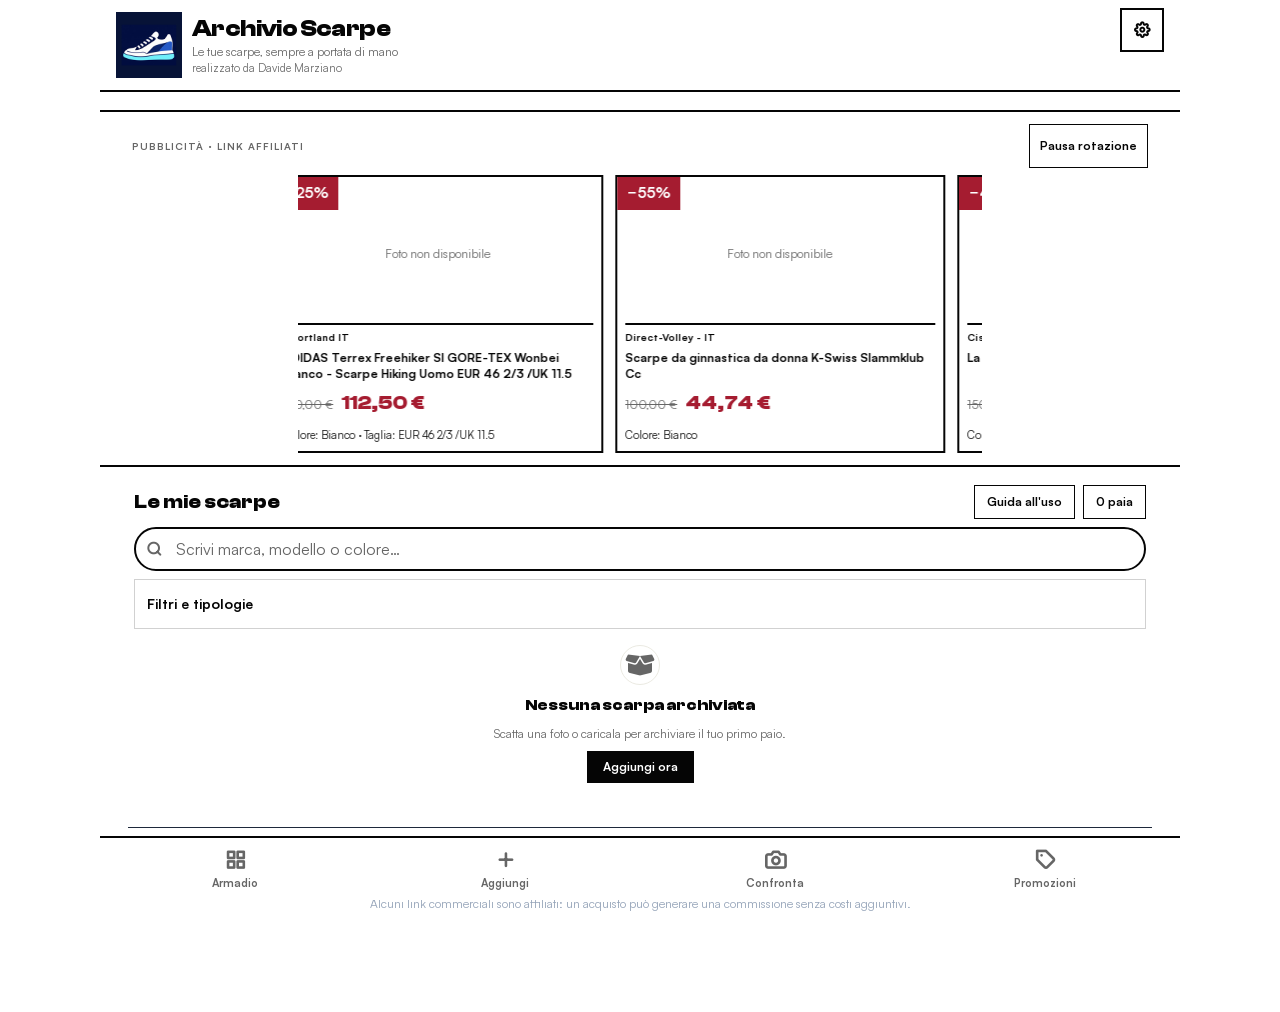
<file: index.html>
<!DOCTYPE html>
<html lang="it">
<head>
  <meta charset="UTF-8">
  <meta name="viewport" content="width=device-width, initial-scale=1.0">
  <title>Archivio Scarpe · Il tuo armadio e le offerte di calzature</title>
  <meta property="og:type" content="website">
  <meta property="og:title" content="Archivio Scarpe">
  <meta property="og:description" content="Organizza le tue scarpe, confronta i modelli e scopri le offerte dei negozi partner.">
  <meta property="og:url" content="https://davimarz.github.io/archivioscarpe/">
  <meta property="og:image" content="https://davimarz.github.io/archivioscarpe/assets/archivio-scarpe-blu-512.png">
  <meta property="og:image:width" content="512">
  <meta property="og:image:height" content="512">
  <meta property="og:image:alt" content="Archivio Scarpe, il tuo armadio e le offerte di calzature">
  <meta name="twitter:card" content="summary_large_image">
  <meta name="theme-color" content="#ffffff">
  <meta name="application-name" content="Archivio Scarpe">
  <link rel="manifest" href="./manifest.webmanifest?v=5">
  <link rel="icon" type="image/png" href="./assets/archivio-scarpe-blu-192.png">
  <link rel="apple-touch-icon" href="./assets/archivio-scarpe-blu-180.png">
  <meta name="description" content="Organizza la tua collezione di scarpe e verifica i nuovi acquisti con il riconoscimento AI.">
  <script>try { localStorage.removeItem('gemini_api_key'); localStorage.removeItem('kicks_gemini_models_v9'); } catch (_) {} </script>
  <link rel="stylesheet" href="./assets/app.css">
  <link rel="stylesheet" href="./assets/icons.css">
  <style>
    .promotion-filters{display:grid;grid-template-columns:repeat(5,minmax(0,1fr));gap:6px}
    @media(max-width:479px){.promotion-filters{grid-template-columns:repeat(3,minmax(0,1fr))}}
    .promotion-filters button{min-height:44px;padding:4px;border:1px solid #506059;border-radius:12px;background:#25342e;color:#edece5;font-size:.75rem;font-weight:700}
    .promotion-filters button[aria-pressed="true"]{background:#2b7958;border-color:#d4c15c;color:#fff}
    .promotion-sort-box{border:1px solid #d9e3ee;background:#fff;padding:12px;display:grid;gap:10px}
    .promotion-sort-box summary{cursor:pointer;font-weight:800;color:#284b3c}
    .promotion-sort-controls{display:grid;grid-template-columns:repeat(2,minmax(0,1fr));gap:10px}
    .promotion-sort-controls label{display:grid;gap:5px;color:#284b3c;font-size:.75rem;font-weight:700}
    .promotion-sort-controls select{width:100%;background:#fff;color:#050505;border:1px solid #304c40;padding:8px}
    @media(max-width:479px){.promotion-sort-controls{grid-template-columns:1fr}}
    #promotionsMore{min-height:44px}
    .promotion-pages{display:flex;align-items:center;justify-content:center;gap:6px;flex-wrap:wrap;padding:8px 0}
    .promotion-pages button{min-width:44px;min-height:44px;padding:6px;border:1px solid #68766e;border-radius:8px;font-weight:700}
    .promotion-pages button[aria-current="page"]{background:#284b3c!important;color:#fff!important;border-color:#284b3c}
    .promotion-pages .page-summary{width:100%;text-align:center;font-size:12px;color:#425449}
    #promotionsGrid .cisalfa-product-card[data-page-start]{scroll-margin-top:20px}\n    #view-promotions [hidden]{display:none!important}
    .promotion-sort-controls .promotion-search-label{grid-column:1/-1}
    #promotionsSearch{width:100%;min-height:48px;padding:10px 12px;border:2px solid #304c40;border-radius:10px;background:#fff;color:#111}
    .promotion-result-bar{display:flex;align-items:center;justify-content:space-between;gap:12px;flex-wrap:wrap}
    #promotionsReset{min-height:44px;padding:7px 12px;border:1px solid #304c40;border-radius:9px;font-weight:700}
    #view-promotions{padding-bottom:92px}
    #promotionsGrid .cisalfa-product-card{position:relative;gap:3px;padding:8px}
    #promotionsGrid .product-photo-frame{aspect-ratio:6/5}
    #promotionsGrid .cisalfa-product-name{min-height:2.6em;-webkit-line-clamp:2}
    #promotionsGrid .cisalfa-product-price{font-size:18px}
    #promotionsGrid .offer-cta{display:block;margin-top:auto;padding:8px 10px;border-radius:8px;background:#284b3c;color:white;text-align:center;font-size:12px;font-weight:700}
    #promotionsGrid .cisalfa-product-card:focus-visible{outline:3px solid #d15c12;outline-offset:2px}
    @media(max-width:390px){#promotionsGrid{grid-template-columns:1fr}}

    :root { --surface:#182620; --line:rgba(148,163,184,.16); --gold:#fbbf24; }
    html { scroll-behavior:smooth; -webkit-text-size-adjust:100%; }
    body { background:radial-gradient(ellipse 90% 28% at 50% -4%,rgba(79,70,229,.16),transparent 70%),#0d1713; letter-spacing:.005em; }
    body::before { content:"";position:fixed;inset:0;pointer-events:none;z-index:-1;background:radial-gradient(circle at 95% 65%,rgba(245,158,11,.035),transparent 38%); }
    header { background:rgba(15,23,42,.94)!important;backdrop-filter:blur(18px);box-shadow:0 8px 30px rgba(0,0,0,.16); }
    main { padding-top:22px!important; }
    main > section > div.bg-slate-900, main > section > div[class*="bg-slate-900"] { box-shadow:0 16px 50px rgba(0,0,0,.17); }
    #view-add > div:first-child,#view-check > div:first-child { background:linear-gradient(155deg,#1e3129 0%,#17211d 65%,#16201c 100%);border-color:rgba(148,163,184,.19);border-radius:24px; }
    #view-add h2,#view-check h2 { font-size:1.2rem;line-height:1.35;letter-spacing:-.025em; }
    #addDropZone,#checkDropZone { background:linear-gradient(145deg,#111c17,#101a16);border-color:rgba(148,163,184,.3);border-radius:20px; }
    #shoesGrid > div { border-color:var(--line);background:linear-gradient(160deg,#1f2e28,#18241f);box-shadow:0 8px 26px rgba(0,0,0,.2);transition:transform .18s ease,border-color .18s ease,box-shadow .18s ease; }
    #shoesGrid > div:hover { transform:translateY(-2px);border-color:rgba(251,191,36,.42);box-shadow:0 16px 30px rgba(0,0,0,.28); }
    #shoesGrid img { transition:transform .25s ease; }
    #shoesGrid > div:hover img { transform:scale(1.025); }
    input:not([type=file]),select,textarea { min-height:44px; }
    button { -webkit-tap-highlight-color:transparent;touch-action:manipulation; }
    button:focus-visible,input:focus-visible,select:focus-visible,a:focus-visible { outline:2px solid #fbbf24!important;outline-offset:3px; }
    #view-add button,#view-check button,.cat-pill { min-height:44px; }
    #shoesGrid button { min-width:40px;min-height:40px; }
    .cat-pill { padding-left:16px;padding-right:16px; }
    nav { padding-bottom:max(10px,env(safe-area-inset-bottom))!important;box-shadow:0 -10px 35px rgba(0,0,0,.22); }
    nav button { min-width:72px;min-height:48px; }
    #apiKeyModal > div { box-shadow:0 25px 80px rgba(0,0,0,.65); }
    #aiTestResult { overflow-wrap:anywhere;line-height:1.65; }
    @media(min-width:768px) { main,header,nav { max-width:1080px!important; } #shoesGrid { grid-template-columns:repeat(auto-fit,minmax(205px,1fr)); } #shoesGrid:has(> :only-child) { grid-template-columns:minmax(220px,420px); } }
    @media(min-width:640px) and (max-width:767px) { main,header,nav { max-width:640px!important; } #shoesGrid { grid-template-columns:repeat(3,minmax(0,1fr)); } }
    main { padding-bottom:calc(125px + env(safe-area-inset-bottom))!important; }
    .cat-pill[aria-pressed="true"] { box-shadow:0 0 0 2px rgba(251,191,36,.4); }
    .help-text { font-size:12px!important;color:#dddbcf!important;line-height:1.5; }
    .mode-panel[hidden] { display:none!important; }
    @media(max-width:639px) { #emptyArchiveMsg:not(.hidden) { padding-bottom:105px; } #emptyArchiveMsg:not(.hidden) #emptyArchiveAction { position:fixed;bottom:calc(91px + env(safe-area-inset-bottom));left:50%;transform:translateX(-50%);z-index:35;min-height:48px;white-space:nowrap;box-shadow:0 12px 35px rgba(0,0,0,.6); } }
    @media(max-width:639px) { .category-pills { display:flex;flex-wrap:wrap;overflow:visible; } .category-pills .cat-pill { flex:1 1 auto; } }
    @media(max-width:359px) { #view-add .grid-cols-2,#view-check .grid-cols-2 { gap:7px; } #view-add button,#view-check button { font-size:11px; } }
    @media(prefers-reduced-motion:reduce) { *,*::before,*::after { animation-duration:.01ms!important;transition-duration:.01ms!important;scroll-behavior:auto!important; } }
    .no-scrollbar::-webkit-scrollbar { display: none; }
    .no-scrollbar { -ms-overflow-style: none; scrollbar-width: none; }
    .scanner-line { animation: scan 1.6s linear infinite alternate; }
    @keyframes scan { 0% { top: 5%; } 100% { top: 95%; } }
    .spin-slow { animation: spin 3s linear infinite; }
    @keyframes spin { from { transform: rotate(0deg); } to { transform: rotate(360deg); } }

    /* Tema chiaro Archivio Scarpe */
    :root{color-scheme:light;--surface:#fff;--line:#ebeae2;--gold:#37946d}
    html,body,body.bg-slate-950{background:#ffffff!important;color:#050505!important}
    body::before{display:none}
    header{background:#fff!important;border-color:#eeece5!important;box-shadow:0 2px 14px #233f330a!important}
    header h1{color:#1f2d27!important}header p{color:#666666!important}
    header .bg-gradient-to-tr{background:linear-gradient(135deg,#369e72,#3d8b6a)!important}
    #headerSettingsButton{background:#f8f7f2!important;color:#2b4238!important;border-color:#ebeae3!important}
    main{padding-top:16px!important}main section{color:#2d3f37}
    main section h2,main section h3{color:#050505!important}
    main .text-white,main .text-slate-100,main .text-slate-200,main .text-slate-300{color:#050505!important}
    main .text-slate-400,main .text-slate-500{color:#666666!important}
    main .text-amber-400,main .text-indigo-300{color:#2c7f5c!important}
    main .bg-slate-950,main .bg-slate-900,main .bg-slate-800{background:#fff!important}
    main .border-slate-800,main .border-slate-700,main .border-slate-600{border-color:#ebeae2!important}
    main .bg-amber-500,main .bg-indigo-600{background:#050505!important;color:white!important}
    button:focus-visible,input:focus-visible,select:focus-visible{outline:2px solid #9a3900!important}
    #archiveSearchPanel input{background:#f9f8f4!important;border-radius:999px!important;box-shadow:0 4px 12px #28493b0d}
    #usageGuideButton{background:#005f2d;border:2px solid #39ff14;color:#fff;box-shadow:0 0 8px #39ff1466}
    #usageGuideButton:hover{background:#006b31;color:#fff}
    #shoesCountBadge{background:#f4f4f4!important;color:#2d7657!important;border-color:#edeadb!important}
    #archiveFiltersDetails{background:#fff!important;border:1px solid #ecebe3!important}
    #archiveFiltersDetails summary{color:#050505!important}
    .cat-pill{background:#f7f6f1!important;color:#4c5f57!important;border:1px solid #ebeae3!important}
    .cat-pill[aria-pressed=true]{background:#f5f2e2!important;color:#2d7657!important;border-color:#d8cfa1!important;box-shadow:none}
    #affiliateAdSlot{background:linear-gradient(110deg,#fcfbf4,#f8f5e8)!important;border:1px solid #eeebdb!important;padding:18px!important;border-radius:20px}
    #affiliateAdSlot p{color:#3d5d50!important}
    #shoesGrid{grid-template-columns:1fr!important;gap:12px}
    #shoesGrid>div{background:#fff!important;border:1px solid #ecebe3!important;border-radius:18px!important;box-shadow:0 2px 9px #2746390a!important;display:grid!important;grid-template-columns:128px minmax(0,1fr);min-height:142px;overflow:hidden}
    #shoesGrid>div:hover{transform:none;border-color:#dad2a7!important;box-shadow:0 5px 16px #24423514!important}
    #shoesGrid>div>div:first-child{aspect-ratio:auto!important;height:100%;min-height:142px;background:#f7f6f1!important}
    #shoesGrid>div>div:last-child{padding:13px!important;min-width:0}
    #shoesGrid h3{font-size:15px!important;line-height:1.35;white-space:normal}
    #shoesGrid .bg-slate-800{background:#f7f5eb!important;border-color:#f0eddd!important}
    #shoesGrid .absolute.top-2.left-2{background:#fff!important;color:#3e534a!important;border-color:#e8e7df!important}
    #shoesGrid .absolute.bottom-2.right-2{right:4px;bottom:4px;gap:3px}
    #shoesGrid .absolute.bottom-2.right-2 button{width:31px;height:31px;min-width:31px;min-height:31px}
    #shoesGrid button[data-view-shoe-photos]{background:#fff!important;color:#354e43!important;border-color:#e8e7df!important}
    #view-add>div:first-child,#view-check>div:first-child{background:#fff!important;border-color:#ecebe3!important}
    #addDropZone,#checkDropZone{background:#f4f4f4!important;border-color:#dfdbc4!important}
    .help-text{color:#666666!important}
    nav{background:#fff!important;border-color:#ebeae2!important;box-shadow:0 -4px 20px #20382e0d!important}
    nav button{color:#6b7d75!important}
    nav button.text-amber-400{color:#9a3900!important;background:#f8f7ed!important}
    nav button.text-slate-400{color:#6b7d75!important}
    #quickAddButton{position:fixed;right:max(18px,calc((100vw - 1080px)/2 + 20px));bottom:calc(94px + env(safe-area-inset-bottom));z-index:39;width:60px;height:60px;border-radius:50%;background:#3a9d73;color:#fff;box-shadow:0 8px 24px #2f8a6442;font-size:29px;display:flex;align-items:center;justify-content:center}
    #view-archive #emptyArchiveMsg:not(.hidden) #emptyArchiveAction{position:static;transform:none;box-shadow:none}
    @media(min-width:640px){#shoesGrid{grid-template-columns:repeat(2,minmax(0,1fr))!important}#shoesGrid>div{grid-template-columns:116px minmax(0,1fr)}}
    @media(max-width:359px){#shoesGrid>div{grid-template-columns:108px minmax(0,1fr)}#shoesGrid>div>div:last-child{padding:9px!important}header p{font-size:10px!important}}

    /* Contrasto coerente anche nelle sezioni secondarie */
    #view-settings .bg-slate-900, #view-settings .bg-slate-800, #view-settings .bg-slate-950,
    #view-add .bg-slate-900, #view-add .bg-slate-800, #view-add .bg-slate-950,
    #view-check .bg-slate-900, #view-check .bg-slate-800, #view-check .bg-slate-950,
    #view-settings [class*="bg-slate-900/"], #view-add [class*="bg-slate-950/70"], #view-check [class*="bg-slate-950/70"] {
      background:#fff!important;border-color:#d1d1d1!important;
    }
    #view-settings .text-slate-100,#view-settings .text-slate-200,#view-settings .text-slate-300,
    #view-add .text-slate-100,#view-add .text-slate-200,#view-add .text-slate-300,
    #view-check .text-slate-100,#view-check .text-slate-200,#view-check .text-slate-300,
    #view-settings details,#view-add details,#view-check details {color:#2e4139!important}
    #view-settings .text-slate-400,#view-add .text-slate-400,#view-check .text-slate-400 {color:#60756c!important}
    #view-settings .border-slate-700,#view-add .border-slate-700,#view-check .border-slate-700 {border-color:#d1d1d1!important}
    #view-settings .bg-amber-500,#view-add .bg-amber-500,#view-check .bg-amber-500 {background:#050505!important;color:#fff!important}
    #view-settings button.bg-slate-800,#view-add button.bg-slate-800,#view-check button.bg-slate-800 {background:#f4f4f4!important;color:#050505!important}
    #view-settings .bg-slate-900\/80,#view-add .bg-slate-900\/80 {background:#fff!important}
    #view-settings .help-text,#view-add .help-text,#view-check .help-text {color:#5e726a!important}
    #view-settings summary,#view-add summary,#view-check summary {color:#2e4139!important}
    #view-settings input[type=file],#view-add input[type=file],#view-check input[type=file] {color:#2e4139!important}
    #view-add #addErrorOverlay,#view-check #checkErrorOverlay {background:rgba(19,39,53,.95)!important;color:#fff!important}
    #view-add #addErrorOverlay .text-slate-200,#view-check #checkErrorOverlay .text-slate-200 {color:#fff!important}
    #view-archive #emptyArchiveMsg:not(.hidden) #emptyArchiveAction {position:static!important;left:auto!important;bottom:auto!important;transform:none!important}

    /* Scheda: foto 50% più larga rispetto ai 128px precedenti, comandi a destra. */
    #shoesGrid > .shoe-card {display:grid!important;grid-template-columns:192px minmax(0,1fr)!important;min-height:190px}
    #shoesGrid > .shoe-card > .shoe-card-photo {width:100%!important;height:auto!important;min-height:0!important;max-height:none!important;aspect-ratio:1 / 1!important;align-self:start}
    #shoesGrid > .shoe-card > .shoe-card-photo img {display:block;width:100%!important;height:100%!important;object-fit:cover!important;object-position:center}
    #shoesGrid > .shoe-card > .shoe-card-info {padding:12px!important;min-width:0}
    #shoesGrid .shoe-card-actions button {width:36px!important;height:36px!important;min-width:36px!important;min-height:36px!important;flex-shrink:0}
    #shoesGrid .shoe-card-actions button:first-child {color:#386d57!important;background:#f7f5eb!important}
    #shoesGrid .shoe-card-actions button:nth-child(2) {color:#2e7658!important;background:#f7f5eb!important}
    #shoesGrid .shoe-card-actions button:last-child {color:#c52d42!important;background:#fff0f1!important}
    @media(max-width:410px){#shoesGrid > .shoe-card {grid-template-columns:45% minmax(0,1fr)!important}#shoesGrid .shoe-card-actions{gap:5px!important}#shoesGrid .shoe-card-actions button{width:33px!important;height:33px!important;min-width:33px!important;min-height:33px!important}}
    @media(min-width:640px){#shoesGrid > .shoe-card{grid-template-columns:45% minmax(0,1fr)!important}}

    /* Filtri con la stessa palette chiara dello spazio pubblicitario. */
    #archiveFiltersDetails{background:linear-gradient(110deg,#fcfbf4,#f8f5e8)!important;border:1px solid #eeebdb!important;border-radius:20px!important;color:#3d5d50!important}
    #archiveFiltersDetails summary,#archiveFiltersDetails label,#archiveFiltersDetails #archiveResultCount{color:#3d5d50!important}
    #archiveFiltersDetails > div{background:transparent!important;border-color:#eeebdb!important}
    #archiveFiltersDetails select{background:#fff!important;color:#324e42!important;border:1px solid #e3e0d1!important;min-height:42px}
    #archiveFiltersDetails select option,#archiveFiltersDetails select optgroup{background:#fff;color:#324e42}
    #archiveFiltersDetails button:not(.cat-pill){background:#f6f4e9!important;color:#050505!important;border:1px solid #e3e0d1!important}
    #archiveFiltersDetails #activeFiltersBadge{color:#050505!important}

    #affiliateAdSlot .cisalfa-product-card, #promotionsGrid .cisalfa-product-card{display:flex;flex-direction:column;min-width:0;padding:8px;border:1px solid #eeebdb;border-radius:14px;background:#fff;text-decoration:none;color:#304c40;gap:5px}
    #affiliateAdSlot .cisalfa-product-name, #promotionsGrid .cisalfa-product-name{font-size:12px;font-weight:600;line-height:1.3;min-height:3.9em;display:-webkit-box;-webkit-line-clamp:3;-webkit-box-orient:vertical;overflow:hidden}
    #affiliateAdSlot .cisalfa-product-price, #promotionsGrid .cisalfa-product-price{font-size:15px;color:#27503f}
    #affiliateAdSlot .cisalfa-product-link, #promotionsGrid .cisalfa-product-link{font-size:11px;font-weight:700;background:#f4f4f4;color:#050505;text-align:center;border-radius:8px;padding:8px 4px;margin-top:auto}
    #bannerViewport{width:100%;height:clamp(320px,calc(50vw + 120px),480px);overflow:hidden;--offer-gap:12px}
    #bannerViewport #cisalfaProducts,#bannerViewport .banner-slide{height:100%}
    #bannerViewport .cisalfa-product-card{height:100%;overflow:hidden}
    #bannerViewport .product-photo-frame{position:relative;aspect-ratio:1/1;flex:0 0 auto;overflow:hidden}
    #bannerViewport .product-photo-frame img{position:absolute;inset:0;display:block;width:100%;height:100%;object-fit:contain}
    #cisalfaProducts{touch-action:pan-y pinch-zoom;width:150%;display:flex!important;grid-template-columns:none!important;gap:0!important;will-change:transform}
    #cisalfaProducts .banner-slide{width:33.333333%;flex:0 0 33.333333%;min-width:0;padding-right:var(--offer-gap);box-sizing:border-box}
    #cisalfaProducts:focus-visible{outline:2px solid #9a3900;outline-offset:4px;border-radius:10px}
    @media(max-width:359px){nav[aria-label="Navigazione principale"] button span{font-size:10px}}
    #cisalfaProducts,#promotionsGrid{--offer-gap:12px;display:grid;grid-template-columns:repeat(2,minmax(0,1fr));gap:var(--offer-gap)}
    @media(min-width:640px){
      #promotionsGrid{grid-template-columns:repeat(3,minmax(0,1fr))}
      #bannerViewport{width:calc((100% - 2 * var(--offer-gap)) * 2 / 3 + var(--offer-gap));margin-inline:auto}
    }
    #view-promotions h2{color:#284b3c}
    #view-promotions button{min-height:44px;background:#f8f7ed;color:#050505}
    nav[aria-label="Navigazione principale"] button{min-width:0}

    /* Prezzo di listino verificato, sconto e fascia di prezzo Awin. */
    .awin-discount-badge{display:inline-flex;align-self:flex-start;border-radius:7px;padding:3px 8px;background:#e66a16;color:#fff!important;font-size:12px;font-weight:800}
    .awin-original-price{font-size:12px;color:#666666!important;text-decoration:line-through}

    /* Banner delle offerte, dopo la ricerca dell’armadio. */
    #view-archive{gap:10px}
    #affiliateAdSlot{padding:9px!important;border-radius:15px!important}
    #affiliateAdSlot>div:first-child{margin-bottom:7px!important;padding-inline:8px}
    #affiliateAdSlot h3{font-size:12px!important;line-height:1.2}
      #affiliateAdSlot .banner-rotation-toggle{display:inline-flex;align-items:center;justify-content:center;min-height:30px;padding:4px 10px;border:1px solid #b4aa72;border-radius:999px;background:#30604c;color:#fbf9ee;font-size:10px;font-weight:700;white-space:nowrap;cursor:pointer}
    #affiliateAdSlot .banner-rotation-toggle[aria-pressed="false"]{background:#166534!important;border-color:#15803d!important;color:#fff!important}
    #affiliateAdSlot .banner-rotation-toggle[aria-pressed="true"]{background:#c2410c!important;border-color:#9a3412!important;color:#fff!important}
    #affiliateAdSlot .banner-rotation-toggle[hidden]{display:none!important}
    #affiliateAdSlot .banner-rotation-toggle:focus-visible{outline:2px solid #9a3900;outline-offset:2px}
      /* Home: due schede visivamente separate. */
    #view-archive #affiliateAdSlot{background:linear-gradient(145deg,#f9f6e5,#efe8c7)!important;border:0!important;padding:8px 0!important;box-shadow:inset 0 0 0 1px #d6cd9d,0 6px 20px #0d211924!important}
    #view-archive #affiliateAdSlot>div:first-child p{color:#050505!important;font-weight:800!important}
    #view-archive .personal-archive-panel{background:#fff!important;border:1px solid #d1d1d1!important;border-radius:16px;padding:12px;box-shadow:0 8px 22px #0005}
    #view-archive #personalArchiveCard>div:first-child{margin-bottom:2px}
    @media(max-width:410px){#view-archive .personal-archive-panel{padding:10px}}
    /* Contrasto icone dei comandi nelle schede Armadio. */
    #shoesGrid .shoe-card-actions button[data-view-shoe-photos],
    #shoesGrid .shoe-card-actions button[data-edit-shoe]{background:#f9f6e5!important;border:1px solid #d1c68c!important;color:#27654b!important}
    #shoesGrid .shoe-card-actions button[data-delete-shoe]{background:#ffe4e6!important;border:1px solid #fda4af!important;color:#9f1239!important}
    #shoesGrid .shoe-card-actions button i{display:inline-block!important;visibility:visible!important;opacity:1!important;color:inherit!important;font-size:15px!important;line-height:1!important}
    #shoesGrid .shoe-card-actions button span{color:inherit!important;font-weight:700!important}
    /* Testi scuri e leggibili nella scheda backup a sfondo chiaro. */
    #view-settings #settingsBackupCard{background:#fff!important;color:#25342e!important;border-color:#dddbcf!important}
    #view-settings #settingsBackupCard p:not(.help-text),
    #view-settings #settingsBackupCard .text-slate-100,
    #view-settings #settingsBackupCard .text-slate-400{color:#050505!important}
    #view-settings #settingsBackupCard .help-text{color:#444444!important}
    #view-settings #settingsBackupCard #backupFeedback,
    #view-settings #settingsBackupCard #autoBackupStatus{color:#444444!important}
    #view-settings #settingsBackupCard button.bg-slate-800{background:#f3f1e5!important;color:#264538!important;border-color:#d1ccb2!important}
    #view-settings #settingsBackupCard button.bg-amber-500{color:#fff!important}
    header .brand-mark{width:44px!important;height:44px!important}
    header .truncate{padding-right:48px}
    #searchInput{-webkit-appearance:none;appearance:none;border-radius:0!important}
    #searchInput,#addBrand{scroll-margin-top:90px}
    #view-archive #personalArchiveCard h2{font-size:1.25rem;line-height:1.3}
    #affiliateAdSlot .banner-rotation-toggle{min-height:44px;font-size:.75rem}

    .promotion-primary {margin-bottom:12px}
    #view-add button, #view-check button {min-height:44px}
    .promotion-primary select {width:100%;min-height:44px;color:#111;background:#fff}
    .promotion-chips {display:flex;flex-wrap:wrap;gap:6px}
    #view-promotions .promotion-chips button {padding:6px 12px;max-width:100%;overflow-wrap:anywhere;border:1px solid #375448;border-radius:999px}
    :is(#view-promotions,#affiliateAdSlot,#view-add,#view-check) :is(button,select,input,a):focus-visible {outline:3px solid #a14100;outline-offset:2px}
    .ai-review-field {outline:2px solid #a14100;outline-offset:1px}
    .offer-prices {display:flex;flex-wrap:wrap;align-items:baseline;column-gap:8px;min-height:2em;margin-top:auto}
    @media(max-width:600px) {
      #promotionsGrid .offer-details {display:-webkit-box;-webkit-line-clamp:2;-webkit-box-orient:vertical;overflow:hidden}
      #view-promotions .promotion-filters {display:flex;flex-wrap:wrap}
      #view-promotions .promotion-filters button {flex:1 1 auto}
    }
      #view-archive #bannerViewport{height:clamp(234px,calc(24vw + 150px),278px)}
    #view-archive #bannerViewport .product-photo-frame{height:clamp(95px,24vw,140px);aspect-ratio:auto}
    #view-archive #affiliateAdSlot .cisalfa-product-name{min-height:2.6em;-webkit-line-clamp:2}
    #view-archive #affiliateAdSlot .offer-details{overflow:hidden;text-overflow:ellipsis;white-space:nowrap}
    #view-archive #personalArchiveCard{padding:10px}
    #view-archive #personalArchiveCard>div:first-child{flex-wrap:wrap}
    #view-archive #archiveSearchPanel{padding:0}
    #view-archive #emptyArchiveMsg:not(.hidden){padding-bottom:16px}
    .promotion-toolbar{display:grid;grid-template-columns:minmax(0,1fr) auto;align-items:center;gap:8px}
    .promotion-toolbar input{min-width:0}
    #promotionsFilterOpen,#promotionsRelax{padding:0 12px;border:1px solid #304c40;border-radius:8px}
    #promotionsFilterDialog{position:fixed;inset:auto 0 0;margin:0 auto;width:min(100%,520px);max-width:none;max-height:85vh;max-height:85dvh;padding:0;border:1px solid #304c40;border-radius:16px 16px 0 0;background:#fff;color:#14291f}
    #promotionsFilterDialog[open]{display:flex;flex-direction:column}
    #promotionsFilterDialog::backdrop{background:#0008}
    html:has(#promotionsFilterDialog[open]){overflow:hidden}
    .promotion-filter-header,.promotion-filter-actions{display:flex;align-items:center;justify-content:space-between;gap:8px;padding:8px 16px}
    .promotion-filter-header button{min-width:44px;border-radius:8px;font-size:24px}
    .promotion-filter-fields{padding:8px 16px;overflow:auto}
    #promotionsFilterDialog select{min-height:44px}
    #promotionsFilterDialog .promotion-discount{display:flex;align-items:center;gap:8px;align-self:end;min-height:44px}
    .promotion-discount input{width:20px;height:20px;accent-color:#284b3c}
    .promotion-filter-actions{border-top:1px solid #deded5;padding-bottom:calc(8px + env(safe-area-inset-bottom))}
    #view-promotions #promotionsApply{flex:1;background:#284b3c;color:#fff;border-radius:8px;padding:0 12px;font-weight:700}
    @media(min-width:640px){#promotionsFilterDialog{inset:0;margin:auto;border-radius:16px}}
</style>
  <link rel="stylesheet" href="./assets/camera.css">
  <link rel="stylesheet" href="./assets/guardaroba.css?v=7">
</head>
<body class="bg-slate-950 text-slate-100 min-h-screen flex flex-col font-sans pb-32">

  <!-- Header -->
  <header class="bg-slate-900 border-b border-slate-800 px-4 py-3 flex items-center justify-between sticky top-0 z-40 w-full max-w-5xl mx-auto">
    <div class="flex items-center space-x-2.5 min-w-0">
      <img src="./assets/archivio-scarpe-blu-192.png" alt="" class="brand-mark shrink-0" width="66" height="66">
      <div class="truncate">
        <h1 class="font-bold text-base leading-tight tracking-tight text-white">Archivio Scarpe</h1>
        <p class="text-xs text-slate-400">Le tue scarpe, sempre a portata di mano</p>
        <p class="text-[11px] text-slate-400">realizzato da Davide Marziano</p>
      </div>
    </div>


    <button id="headerSettingsButton" type="button" onclick="switchTab('settings')" aria-label="Apri impostazioni" title="Impostazioni" class="absolute right-4 top-2 w-11 h-11 rounded-xl bg-slate-800 border border-slate-700 flex items-center justify-center text-slate-300"><i class="fa-solid fa-gear"></i></button>
  </header>

  <main class="flex-1 max-w-5xl w-full mx-auto p-3 sm:p-4">

    <!-- VIEW 1: ARCHIVIO SCARPE -->
    <section id="view-archive" class="space-y-2">
      <aside id="affiliateAdSlot" aria-label="Prodotti sponsorizzati dei negozi partner" class="hidden">
        <div class="flex items-center justify-between gap-2 mb-2">
          <p class="text-[10px] uppercase tracking-widest font-semibold">Pubblicità · Link affiliati</p>
          <button type="button" id="bannerRotationButton" class="banner-rotation-toggle" aria-pressed="false" hidden>Pausa rotazione</button>
        </div>
        <div id="bannerViewport"><div id="cisalfaProducts" role="group" tabindex="0" aria-label="Offerte affiliate. Usa le frecce della tastiera o scorri a sinistra e a destra."></div></div>
      </aside>
      <div id="personalArchiveCard" class="personal-archive-panel space-y-2">
      <div class="flex items-center justify-between gap-2">
        <div><h2 class="text-lg font-bold">Le mie scarpe</h2></div>
        <a id="usageGuideButton" href="./Guida-Archivio-Scarpe.pdf" target="_blank" rel="noopener" class="ml-auto shrink-0 inline-flex items-center justify-center rounded-xl px-3 py-2 text-xs font-bold whitespace-nowrap focus-visible:outline focus-visible:outline-2 focus-visible:outline-offset-2 focus-visible:outline-green-400">Guida all'uso</a>
        <span id="shoesCountBadge" class="bg-slate-800 text-amber-400 border border-slate-700 text-xs px-3 py-2 rounded-xl font-semibold whitespace-nowrap">0 paia</span>
      </div>
        <div id="archiveSearchPanel" class="mode-panel space-y-2">

        <label for="searchInput" class="sr-only">Cerca le tue scarpe</label>
        <div class="relative"><i class="fa-solid fa-magnifying-glass absolute left-3 top-1/2 -translate-y-1/2 text-slate-400"></i><input type="search" id="searchInput" oninput="filterArchive()" placeholder="Scrivi marca, modello o colore…" class="w-full min-h-12 bg-slate-900 border border-slate-700 pl-10 pr-3 text-sm text-white" autocomplete="off"></div>
        <div id="quickSearchResults" class="hidden" aria-live="polite"></div>
      </div>
      <details id="archiveFiltersDetails" class="rounded-xl border border-slate-700 bg-slate-900/80">
        <summary class="cursor-pointer min-h-12 flex items-center justify-between px-3 text-sm font-semibold">Filtri e tipologie <span id="activeFiltersBadge" class="text-xs text-amber-400"></span></summary>
      <div class="grid grid-cols-2 gap-3 rounded-2xl bg-slate-900/80 border border-slate-800 p-3">
        <div>
          <label for="brandFilter" class="block text-xs font-semibold text-slate-300 mb-1.5">Marca</label>
          <select id="brandFilter" onchange="filterArchive()" class="w-full rounded-xl bg-slate-950 border border-slate-700 px-3 py-2 text-sm text-slate-100">
            <option value="">Tutte le marche</option>
          </select>
        </div>
        <div>
          <label for="colorFilter" class="block text-xs font-semibold text-slate-300 mb-1.5">Colore</label>
          <select id="colorFilter" onchange="filterArchive()" class="w-full rounded-xl bg-slate-950 border border-slate-700 px-3 py-2 text-sm text-slate-100">
            <option value="">Tutti i colori</option>
          </select>
        </div>
        <div class="col-span-2">
          <select id="collectionFilter" onchange="filterArchive()" aria-label="Filtra raccolta" class="w-full rounded-xl bg-slate-950 border border-slate-700 px-2 py-2 text-xs text-slate-100"><option value="">Tutte le tipologie</option></select>
        </div>
        <div class="col-span-2 flex items-center justify-between gap-2">
          <span id="archiveResultCount" class="text-xs text-slate-400" aria-live="polite">Tutte le scarpe</span>
          <button type="button" onclick="resetArchiveFilters()" class="text-xs font-semibold text-amber-400 px-3 py-2 rounded-lg border border-slate-700">Azzera filtri</button>
        </div>
      </div>



      </details>
      <div id="shoesGrid" class="grid grid-cols-2 gap-2.5" aria-live="polite"></div>

      <div id="emptyArchiveMsg" class="hidden text-center py-4 px-2 space-y-2">
        <div class="w-10 h-10 mx-auto rounded-full bg-slate-900 border border-slate-800 flex items-center justify-center text-slate-600 text-2xl">
          <i class="fa-solid fa-box-open"></i>
        </div>
        <h3 id="emptyArchiveTitle" class="text-base font-semibold text-slate-300">Nessuna scarpa archiviata</h3>
        <p id="emptyArchiveDescription" class="help-text max-w-xs mx-auto">Scatta una foto o caricala per archiviare il tuo primo paio.</p>
        <button id="emptyArchiveAction" onclick="switchTab('add')" class="inline-flex items-center gap-2 px-4 py-2 bg-amber-500 text-slate-950 text-xs font-bold rounded-xl mt-2">
          <i class="fa-solid fa-plus"></i> Aggiungi ora
        </button>
      </div>
      </div>
    </section>

    <!-- VIEW 3: RADAR ACQUISTI ("COMPRO?") -->
    <section id="view-check" class="hidden space-y-4">
      <h2 class="text-lg font-bold">Hai già questa scarpa?</h2>
      <p class="help-text">Usa una foto per cercare una scarpa uguale o simile nel tuo armadio.</p>
      <div id="checkPhotoPanel" class="mode-panel space-y-3">
      <div class="bg-slate-900 border border-slate-800 rounded-2xl p-4 text-center space-y-4">
        <p class="text-xs">Se Gemini è configurato, il caricamento o lo scatto della foto avvia l’analisi e invia la foto a Google.</p>
          <p id="checkAiStatus" class="help-text text-left" role="status">Verifica lo stato del riconoscimento automatico.</p>
        <div class="mb-3"><div class="grid grid-cols-2 gap-2.5">
          <button type="button" onclick="captureMasterPhoto('check')" class="min-h-14 py-2.5 px-3 bg-indigo-600 hover:bg-indigo-500 text-white text-xs font-bold rounded-xl flex items-center justify-center gap-2 active:scale-95 transition shadow-lg shadow-indigo-600/20">
            <i class="fa-solid fa-camera"></i> Scatta Foto
          </button>
          <button type="button" onclick="document.getElementById('checkGalleryInput').click()" class="min-h-14 py-2.5 px-3 bg-slate-800 hover:bg-slate-700 text-slate-200 text-xs font-bold rounded-xl border border-slate-700 flex items-center justify-center gap-2 active:scale-95 transition">
            <i class="fa-solid fa-images text-emerald-400"></i> Dalla Galleria
          </button>
        </div></div>
        <button type="button" id="searchFromCompare" class="w-full rounded-xl border border-slate-600 px-3 py-2 text-sm font-semibold" onclick="focusArchiveSearch()">Cerca nell’Armadio</button>

        <div id="checkDropZone" class="relative w-full h-52 sm:h-64 bg-slate-950 border-2 border-dashed border-indigo-500/50 rounded-2xl flex flex-col items-center justify-center overflow-hidden">
          <img id="checkPreviewImg" class="hidden w-full h-full object-cover" />

          <div id="checkPlaceholder" class="p-6 text-center space-y-2">
            <i class="fa-solid fa-radar text-4xl text-indigo-400"></i>
            <p class="text-xs font-semibold text-slate-300">Anteprima della foto</p>
          </div>

          <!-- Animazione Scanner -->
          <div id="checkScanningAnim" class="hidden absolute inset-0 bg-slate-950/90 backdrop-blur-sm flex flex-col items-center justify-center z-20">
            <div class="absolute w-full h-0.5 bg-indigo-500 shadow-[0_0_15px_#6366f1] scanner-line"></div>
            <i class="fa-solid fa-compass text-indigo-400 text-3xl animate-spin mb-2"></i>
            <span id="checkScanStatus" class="text-xs font-semibold text-indigo-300">Confronto con le scarpe già comprate...</span>
          </div>

          <!-- Overlay di Errore con Pulsante Riprova -->
          <div id="checkErrorOverlay" class="hidden absolute inset-0 bg-slate-950/90 backdrop-blur-sm flex flex-col items-center justify-center z-30 p-4 text-center">
            <i class="fa-solid fa-circle-exclamation text-red-500 text-4xl mb-3"></i>
            <p id="checkErrorText" class="text-xs font-semibold text-slate-200 mb-3 px-2">Server AI temporaneamente sovraccarico.</p>
            <button type="button" onclick="retryAnalysis('check')" class="px-5 py-2.5 bg-indigo-600 hover:bg-indigo-500 text-white text-xs font-bold rounded-xl flex items-center gap-2 active:scale-95 transition shadow-lg shadow-indigo-600/20">
              <i class="fa-solid fa-rotate-right"></i> Riprova Analisi
            </button>
          </div>
        </div>

        <details class="hidden" aria-hidden="true"><div class="p-2">        <div class="rounded-xl bg-slate-900 border border-slate-700 p-3 space-y-2 text-left">
          <div class="flex justify-between items-center gap-2">
            <div><p class="text-xs font-bold text-slate-200">OCR etichetta (complementare)</p><p class="text-[10px] text-slate-400">Legge il testo della foto senza usare Gemini. Richiede Internet al primo caricamento.</p></div>
            <button type="button" id="checkOcrButton" onclick="runShoeOCR('check')" class="shrink-0 rounded-xl bg-slate-800 border border-slate-600 px-3 py-2 text-xs font-bold text-amber-400">Leggi testo</button>
          </div>
          <p id="checkOcrStatus" class="text-xs text-slate-400" aria-live="polite"></p>
          <textarea id="checkOcrText" rows="4" readonly placeholder="Il testo riconosciuto comparirà qui. Verifica sempre codici e lettere." class="hidden w-full bg-slate-950 border border-slate-700 rounded-lg p-2 text-xs text-slate-200"></textarea>
          <div id="checkOcrSkuPanel" class="hidden flex gap-2 items-center">
            <input id="checkOcrSku" aria-label="SKU suggerito dall'OCR" class="min-w-0 flex-1 rounded-lg bg-slate-950 border border-slate-700 px-2 py-2 text-xs text-white" placeholder="SKU da verificare">
            <button type="button" onclick="applyOcrSku('check')" class="rounded-lg bg-amber-500 px-3 py-2 text-xs font-bold text-slate-950">Usa SKU</button>
          </div>
        </div>
</div></details>
        <input type="file" id="checkCameraInput" accept="image/*" capture="environment" class="hidden" onchange="handleImageSelected(this, 'check')">
        <input type="file" id="checkGalleryInput" accept="image/*" class="hidden" onchange="handleImageSelected(this, 'check')">


      </div>

      <details class="rounded-xl border border-slate-700 bg-slate-900"><summary class="cursor-pointer px-3 py-3 text-xs text-slate-300">Mostra confronto fotografico dettagliato</summary>      <div class="rounded-2xl bg-slate-900 border border-indigo-500/30 p-4 space-y-3">
        <h3 class="font-bold text-slate-100 text-sm"><i class="fa-solid fa-images text-indigo-400 mr-2"></i>Confronto fotografico</h3>
        <p id="visualSearchStatus" class="text-xs text-slate-400" aria-live="polite"></p>
        <div id="visualSearchResults" class="space-y-2"></div>
      </div>
</details>
      <p id="recognitionProgress" class="text-xs text-slate-300" role="status" aria-live="polite"></p>
      <div id="checkResultContainer" class="hidden space-y-4"></div>
      </div>
    </section>

    <section id="view-add" class="hidden space-y-4">
      <div class="bg-slate-900 border border-slate-800 rounded-2xl p-4 text-center space-y-4">
        <div>
          <h2 class="text-base font-bold text-slate-100">Aggiungi una scarpa</h2>
          <p class="help-text mt-1">Carica una foto per riconoscere la scarpa oppure compila i dati a mano.</p>
        </div>

        <p class="text-xs">Se Gemini è configurato, il caricamento o lo scatto della foto avvia l’analisi e invia la foto a Google.</p>
          <p id="addAiStatus" class="help-text text-left" role="status">Puoi inserire i dati anche manualmente.</p>
        <div class="mb-3"><div class="grid grid-cols-2 gap-2.5">
          <button type="button" onclick="captureMasterPhoto('add')" class="min-h-14 py-2.5 px-3 bg-amber-500 hover:bg-amber-400 text-slate-950 text-xs font-bold rounded-xl flex items-center justify-center gap-2 active:scale-95 transition shadow-lg shadow-amber-500/20">
            <i class="fa-solid fa-camera text-sm"></i> Scatta Foto
          </button>
          <button type="button" onclick="document.getElementById('addGalleryInput').click()" class="min-h-14 py-2.5 px-3 bg-slate-800 hover:bg-slate-700 text-slate-200 text-xs font-bold rounded-xl border border-slate-700 flex items-center justify-center gap-2 active:scale-95 transition">
            <i class="fa-solid fa-images text-sm text-indigo-400"></i> Dalla Galleria
          </button>
        </div></div>
        <button type="button" id="addManually" class="w-full rounded-xl border border-slate-600 px-3 py-2 text-sm font-semibold" onclick="document.getElementById('addBrand').focus()">Inserisci i dati a mano</button>

        <div id="addDropZone" class="relative w-full h-52 sm:h-64 bg-slate-950 border-2 border-dashed border-slate-700 rounded-2xl flex flex-col items-center justify-center overflow-hidden">
          <img id="addPreviewImg" class="hidden w-full h-full object-cover" />

          <div id="addPlaceholder" class="p-6 text-center space-y-2">
            <i class="fa-solid fa-camera-retro text-4xl text-slate-500"></i>
            <p class="text-xs font-semibold text-slate-300">Anteprima della foto</p>
          </div>

          <!-- Animazione Scanner -->
          <div id="addScanningAnim" class="hidden absolute inset-0 bg-slate-950/90 backdrop-blur-sm flex flex-col items-center justify-center z-20">
            <div class="absolute w-full h-0.5 bg-amber-500 shadow-[0_0_15px_#f59e0b] scanner-line"></div>
            <i class="fa-solid fa-brain text-amber-400 text-3xl animate-bounce mb-2"></i>
            <span id="addScanStatus" class="text-xs font-semibold text-amber-300">Analisi con Gemini AI...</span>
            <span class="text-[10px] text-slate-400 mt-1">Riconoscimento marca, modello e colori</span>
          </div>

          <!-- Overlay di Errore con Pulsante Riprova -->
          <div id="addErrorOverlay" class="hidden absolute inset-0 bg-slate-950/90 backdrop-blur-sm flex flex-col items-center justify-center z-30 p-4 text-center">
            <i class="fa-solid fa-circle-exclamation text-red-500 text-4xl mb-3"></i>
            <p id="addErrorText" class="text-xs font-semibold text-slate-200 mb-3 px-2">Server AI temporaneamente sovraccarico.</p>
            <button type="button" onclick="retryAnalysis('add')" class="px-5 py-2.5 bg-amber-500 hover:bg-amber-400 text-slate-950 text-xs font-bold rounded-xl flex items-center gap-2 active:scale-95 transition shadow-lg shadow-amber-500/20">
              <i class="fa-solid fa-rotate-right"></i> Riprova Analisi
            </button>
          </div>
        </div>

        <div class="rounded-xl bg-slate-900 border border-slate-700 p-3 space-y-2 text-left">
          <div class="flex justify-between items-center gap-2">
            <div><p class="text-xs font-bold text-slate-200">OCR etichetta (complementare)</p><p class="text-[10px] text-slate-400">Legge il testo della foto senza usare Gemini. Richiede Internet al primo caricamento.</p></div>
            <button type="button" id="addOcrButton" onclick="runShoeOCR('add')" class="shrink-0 rounded-xl bg-slate-800 border border-slate-600 px-3 py-2 text-xs font-bold text-amber-400">Leggi testo</button>
          </div>
          <p id="addOcrStatus" class="text-xs text-slate-400" aria-live="polite"></p>
          <textarea id="addOcrText" rows="4" readonly placeholder="Il testo riconosciuto comparirà qui. Verifica sempre codici e lettere." class="hidden w-full bg-slate-950 border border-slate-700 rounded-lg p-2 text-xs text-slate-200"></textarea>
          <div id="addOcrSkuPanel" class="hidden flex gap-2 items-center">
            <input id="addOcrSku" aria-label="SKU suggerito dall'OCR" class="min-w-0 flex-1 rounded-lg bg-slate-950 border border-slate-700 px-2 py-2 text-xs text-white" placeholder="SKU da verificare">
            <button type="button" onclick="applyOcrSku('add')" class="rounded-lg bg-amber-500 px-3 py-2 text-xs font-bold text-slate-950">Usa SKU</button>
          </div>
        </div>
        <input type="file" id="addCameraInput" accept="image/*" capture="environment" class="hidden" onchange="handleImageSelected(this, 'add')">
        <input type="file" id="addGalleryInput" accept="image/*" class="hidden" onchange="handleImageSelected(this, 'add')">



        <details class="rounded-xl border border-slate-700 bg-slate-950/70 p-3 space-y-2 text-left"><summary class="text-xs font-semibold cursor-pointer py-2">Fotografie aggiuntive (facoltative)</summary>
          <p class="text-xs font-bold text-slate-200">Foto aggiuntive (massimo 4)</p>
          <p class="text-[11px] text-slate-400">La prima foto rimane quella analizzata da Gemini. Puoi aggiungere altre inquadrature senza ripetere l'analisi.</p>
          <input type="file" id="addExtraPhotosInput" accept="image/*" multiple class="w-full text-xs text-slate-300" onchange="addExtraPhotos(this, 'add')">
          <div id="addExtraPhotosPreview" class="flex flex-wrap gap-2"></div>
        </details>
        <form id="addShoeForm" oninput="updateAddDuplicateNotice()" onsubmit="saveShoe(event)" class="space-y-3 text-left pt-2 border-t border-slate-800">
          <p class="help-text">* Campi obbligatori. La foto è facoltativa: puoi inserire i dati manualmente.</p>
          <div>
            <label for="addBrand" class="text-xs font-semibold text-slate-300 block mb-1">Marca <span aria-hidden="true">*</span></label>
            <input type="text" id="addBrand" required placeholder="es. Asics, Nike, New Balance..." class="w-full bg-slate-950 border border-slate-800 rounded-xl px-3 py-2 text-sm text-slate-200 focus:outline-none focus:border-amber-500">
          </div>
          <div>
            <label for="addModel" class="text-xs font-semibold text-slate-300 block mb-1">Modello <span aria-hidden="true">*</span></label>
            <input type="text" id="addModel" required placeholder="es. Novablast 6, Gel-Kayano, Dunk..." class="w-full bg-slate-950 border border-slate-800 rounded-xl px-3 py-2 text-sm text-slate-200 focus:outline-none focus:border-amber-500">
          </div>
          <div class="grid grid-cols-2 gap-3">
            <div>
              <label for="addCategory" class="text-xs font-semibold text-slate-300 block mb-1">Categoria</label>
              <select id="addCategory" class="w-full bg-slate-950 border border-slate-800 rounded-xl px-2.5 py-2 text-sm text-slate-200 focus:outline-none focus:border-amber-500">
                <option value="Sport / Running">Sport / Running</option>
                <option value="Sneakers">Sneakers</option>
                <option value="Eleganti">Eleganti</option>
                <option value="Stivali">Stivali</option>
                <option value="Casual / Altro">Casual / Altro</option>
              </select>
            </div>
            <div>
              <label for="addColors" class="text-xs font-semibold text-slate-300 block mb-1">Colori <span aria-hidden="true">*</span></label>
              <input type="text" id="addColors" required placeholder="es. Nero, Azzurro Artico" class="w-full bg-slate-950 border border-slate-800 rounded-xl px-3 py-2 text-sm text-slate-200 focus:outline-none focus:border-amber-500">
            </div>
          </div>
          <details class="rounded-xl border border-slate-700 p-3"><summary class="text-xs cursor-pointer font-semibold">Dati acquisto (facoltativi)</summary><div class="grid grid-cols-2 gap-2 mt-3"><label class="text-xs">Taglia EU<input id="addShoeSize" type="text" maxlength="20" placeholder="42,5" class="w-full bg-slate-950 border border-slate-700 rounded-lg p-2"></label><label class="text-xs">Prezzo €<input id="addShoePrice" type="number" min="0" step="0.01" class="w-full bg-slate-950 border border-slate-700 rounded-lg p-2"></label><label class="text-xs">Data acquisto<input id="addPurchaseDate" type="date" class="w-full bg-slate-950 border border-slate-700 rounded-lg p-2"></label><label class="text-xs">Negozio<input id="addShoeStore" type="text" maxlength="120" class="w-full bg-slate-950 border border-slate-700 rounded-lg p-2"></label></div></details>
<div id="addDuplicateNotice" class="hidden rounded-xl border border-amber-500/50 bg-amber-500/10 p-3 text-sm text-amber-200 space-y-2" role="status"></div>
<details class="rounded-xl border border-slate-700 p-3"><summary class="cursor-pointer text-xs font-semibold text-slate-300 py-2">Altri dettagli (facoltativi)</summary><div class="space-y-3 pt-3"><div><label for="addSku" class="block text-xs text-slate-300 mb-1">Codice articolo / SKU (facoltativo)</label><input id="addSku" type="text" maxlength="80" placeholder="Es. U9060GRY" class="w-full bg-slate-950 border border-slate-700 rounded-xl px-3 py-2 text-sm text-slate-100"></div>
          <div>
            <label for="addNotes" class="text-xs font-semibold text-slate-300 block mb-1">Note & Dettagli particolari</label>
            <input type="text" id="addNotes" placeholder="es. Intersuola FF Turbo2" class="w-full bg-slate-950 border border-slate-800 rounded-xl px-3 py-2 text-sm text-slate-200 focus:outline-none focus:border-amber-500">
          </div>

          </div></details>

          <button type="submit" class="w-full min-h-12 py-3 bg-gradient-to-r from-amber-500 to-amber-600 hover:from-amber-400 hover:to-amber-500 text-slate-950 font-bold rounded-xl shadow-lg shadow-amber-500/20 active:scale-95 transition flex items-center justify-center gap-2 mt-2">
            <i class="fa-solid fa-floppy-disk"></i> Salva nel Guardaroba
          </button>
        </form>
      </div>
    </section>

    <!-- VIEW 4: SISTEMA E BACKUP -->
    <section id="view-settings" class="hidden space-y-2">
      <h2 class="text-lg font-bold">Impostazioni</h2>
      <div class="rounded-2xl bg-slate-900 border border-slate-800 p-3 flex items-center justify-between gap-3">
        <h3 class="font-semibold text-slate-100 text-sm">Gemini</h3>
    <button onclick="openApiKeyModal()" id="keyStatusBtn" type="button" class="shrink-0 min-h-11 px-3 py-1.5 rounded-xl bg-slate-800 border border-slate-700 text-xs font-semibold text-amber-400 flex items-center gap-1.5 active:scale-95 transition shadow-sm">
      <i class="fa-solid fa-bolt text-xs"></i>
      <span id="keyLabel">Imposta AI</span>
    </button>
      </div>
      <div id="settingsBackupCard" class="rounded-2xl border border-slate-700/70 bg-slate-900/80 p-3 space-y-2">
        <div class="flex items-center justify-between gap-2">
          <div><p class="text-sm font-bold text-slate-100"><i class="fa-solid fa-shield-halved text-amber-400 mr-2"></i>Backup</p></div>
        </div>
        <div class="grid grid-cols-2 gap-2">
          <button type="button" onclick="exportShoeBackup()" class="min-h-11 px-2 rounded-xl bg-amber-500 text-slate-950 text-xs font-bold"><i class="fa-solid fa-download mr-1"></i>Esporta</button>
          <button type="button" onclick="document.getElementById('shoeBackupInput').click()" class="min-h-11 px-2 rounded-xl bg-slate-800 border border-slate-700 text-slate-100 text-xs font-semibold"><i class="fa-solid fa-upload mr-1"></i>Importa file</button>
        </div>
        <p class="help-text">Le scarpe sono salvate su questo dispositivo e il ripristino sostituisce l'archivio attuale.</p>
        <input type="file" id="shoeBackupInput" accept=".json,application/json" class="hidden" onchange="importShoeBackup(this)">
        <p id="backupFeedback" role="status" aria-live="polite" class="text-xs text-slate-400"></p>
        <details class="border-t border-slate-700">
          <summary class="min-h-11 py-3 text-sm font-semibold cursor-pointer">Copia locale precedente</summary>
          <p id="autoBackupStatus" class="help-text" role="status">Stato non disponibile</p>
          <button type="button" onclick="restoreAutomaticSnapshot()" class="min-h-11 mt-2 rounded-lg bg-slate-800 border border-slate-700 px-3 text-xs">Ripristina copia locale</button>
        </details>
      </div>
      <div class="flex flex-wrap items-center gap-x-3" aria-label="Contatti">      <a href="mailto:davimarz.app@gmail.com" class="inline-flex items-center gap-2 min-h-11 px-2 text-sm underline"><i class="fa-solid fa-envelope" aria-hidden="true"></i>Contatti</a>
        <a href="tel:+393295363457" class="inline-flex items-center gap-2 min-h-11 px-2 text-sm underline" aria-label="Chiama il numero +39 329-5363457">+39 329-5363457</a>
      </div>
    </section>

    <section id="view-promotions" class="hidden space-y-4" aria-labelledby="promotionsHeading">
      <div>
        <h2 id="promotionsHeading" class="text-xl font-bold">Promozioni</h2>
        <p class="text-sm text-slate-600">Link affiliati · Verifica prezzo e disponibilità sul sito del venditore.</p>
        <p id="promotionsUpdated" class="text-xs text-slate-600" aria-live="polite"></p>
      </div>
      <div class="promotion-toolbar">
        <label class="sr-only" for="promotionsSearch">Cerca offerte</label>
        <input id="promotionsSearch" type="search" placeholder="Cerca offerte…" autocomplete="off" aria-controls="promotionsGrid">
        <button type="button" id="promotionsFilterOpen" aria-haspopup="dialog" disabled>Filtri</button>
      </div>
      <dialog id="promotionsFilterDialog" aria-labelledby="promotionsFilterTitle">
        <div class="promotion-filter-header">
          <h3 id="promotionsFilterTitle" class="font-bold">Filtri</h3>
          <button type="button" id="promotionsFilterClose" aria-label="Chiudi filtri">×</button>
        </div>
        <div class="promotion-sort-controls promotion-filter-fields">
          <label for="promotionsSize" id="promotionsSizeLabel" hidden>Taglia
            <select id="promotionsSize"><option value="">Tutte le taglie</option></select>
          </label>
          <label class="promotion-discount" for="promotionsForeignSizes"><input id="promotionsForeignSizes" type="checkbox"> Mostra taglie estere</label>
          <label class="promotion-discount" for="promotionsDiscount"><input id="promotionsDiscount" type="checkbox"> Solo scontati</label>
          <label for="promotionsBrand">Marca
            <select id="promotionsBrand"><option value="">Tutte le marche</option></select>
          </label>
          <label for="promotionsPrice">Fascia di prezzo
            <select id="promotionsPrice">
              <option value="all">Tutti i prezzi</option>
              <option value="low">Sotto 50 €</option>
              <option value="mid">Da 50 a 150 €</option>
              <option value="high">Oltre 150 €</option>
            </select>
          </label>
          <label for="promotionsType" id="promotionsTypeLabel" hidden>Tipologia
            <select id="promotionsType"><option value="">Tutte le tipologie</option></select>
          </label>
          <label for="promotionsAudience" id="promotionsAudienceLabel" hidden>Destinatario
            <select id="promotionsAudience"><option value="">Tutti</option></select>
          </label>
          <label for="promotionsSort">Ordinamento
            <select id="promotionsSort">
              <option value="random" selected>Casuale · scontati prima</option>
              <option value="discount">Sconto maggiore</option>
              <option value="price-asc">Prezzo crescente</option>
              <option value="price-desc">Prezzo decrescente</option>
            </select>
          </label>
        </div>
        <div class="promotion-filter-actions">
          <button type="button" id="promotionsReset">Azzera</button>
          <button type="button" id="promotionsApply" aria-live="polite">Mostra risultati</button>
        </div>
      </dialog>
      <p id="promotionsStatus" class="text-sm text-slate-600" role="status" tabindex="-1">Caricamento del catalogo…</p>
      <button type="button" id="promotionsRelax" hidden></button>
      <div id="promotionsGrid"></div>
      <nav id="promotionsPages" class="promotion-pages" aria-label="Pagine delle promozioni" hidden></nav>
      <button type="button" id="promotionsMore" class="hidden w-full rounded-xl px-4 py-2 text-sm font-bold">Mostra altri prodotti</button>
    </section>
  </main>
  <footer class="max-w-5xl w-full mx-auto px-4 py-5 mb-20 text-center text-xs text-slate-400 border-t border-slate-800" aria-label="Informazioni legali">
    <p>© 2026 Davide Marziano · Tutti i diritti riservati</p>
    <div class="flex flex-wrap justify-center gap-x-4 gap-y-2 mt-2">
      <a class="underline hover:text-amber-300" href="https://github.com/davimarz/archivioscarpe/blob/main/LICENSE" target="_blank" rel="noopener noreferrer">Licenza e copyright</a>
      <a class="underline hover:text-amber-300" href="./privacy.html">Privacy</a>
      <a class="underline hover:text-amber-300" href="./cookie.html">Cookie e tecnologie locali</a>
    </div>
    <p class="mt-2">Alcuni link commerciali sono affiliati: un acquisto può generare una commissione senza costi aggiuntivi.</p>
  </footer>


  <!-- Modifica scarpa archiviata -->
  <div id="editShoeModal" role="dialog" aria-modal="true" aria-labelledby="editShoeTitle" class="hidden fixed inset-0 z-50 bg-black/80 backdrop-blur-sm flex items-center justify-center p-4">
    <div class="bg-slate-900 border border-slate-700 w-full max-w-sm rounded-2xl p-5 space-y-4 shadow-2xl" style="max-height:calc(100dvh - 2rem);overflow-y:auto;overscroll-behavior:contain">
      <div class="flex items-center justify-between gap-3">
        <h3 id="editShoeTitle" class="font-bold text-lg text-white"><i class="fa-solid fa-pen text-amber-400 mr-2"></i>Modifica scarpa</h3>
        <button type="button" onclick="closeEditShoeModal()" aria-label="Chiudi modifica" class="w-10 h-10 text-slate-400 hover:text-white"><i class="fa-solid fa-xmark"></i></button>
      </div>
      <form id="editShoeForm" onsubmit="saveEditedShoe(event)" class="space-y-3">
        <input type="hidden" id="editShoeId">
        <div><label for="editShoeBrand" class="block text-sm text-slate-300 mb-1">Marca</label><input id="editShoeBrand" required maxlength="100" class="w-full bg-slate-950 border border-slate-700 rounded-xl px-3 py-2 text-white"></div>
        <div><label for="editShoeModel" class="block text-sm text-slate-300 mb-1">Modello</label><input id="editShoeModel" required maxlength="150" class="w-full bg-slate-950 border border-slate-700 rounded-xl px-3 py-2 text-white"></div>
        <div class="grid grid-cols-2 gap-2"><label class="text-xs">Taglia EU<input id="editShoeSize" maxlength="20" class="w-full bg-slate-950 border border-slate-700 rounded-lg p-2"></label><label class="text-xs">Prezzo €<input id="editShoePrice" type="number" min="0" step="0.01" class="w-full bg-slate-950 border border-slate-700 rounded-lg p-2"></label><label class="text-xs">Data acquisto<input id="editPurchaseDate" type="date" class="w-full bg-slate-950 border border-slate-700 rounded-lg p-2"></label><label class="text-xs">Negozio<input id="editShoeStore" maxlength="120" class="w-full bg-slate-950 border border-slate-700 rounded-lg p-2"></label></div>
        <div><label for="editShoeColors" class="block text-sm text-slate-300 mb-1">Colore o colori</label><input id="editShoeColors" required maxlength="200" placeholder="Es. Nero, Bianco" class="w-full bg-slate-950 border border-slate-700 rounded-xl px-3 py-2 text-white"><p class="text-xs text-slate-400 mt-1">Separa più colori con una virgola.</p></div>
<div><label for="editShoeSku" class="block text-xs text-slate-300 mb-1">Codice articolo / SKU (facoltativo)</label><input id="editShoeSku" type="text" maxlength="80" placeholder="Es. U9060GRY" class="w-full bg-slate-950 border border-slate-700 rounded-xl px-3 py-2 text-sm text-slate-100"></div>
        <div><label for="editShoeCategory" class="block text-xs text-slate-300 mb-1">Categoria</label><select id="editShoeCategory" class="w-full bg-slate-950 border border-slate-700 rounded-xl px-3 py-2 text-white"><option>Sport / Running</option><option>Sneakers</option><option>Eleganti</option><option>Stivali</option><option>Casual / Altro</option></select></div>
        <div><label for="editShoeNotes" class="block text-xs text-slate-300 mb-1">Note e dettagli</label><textarea id="editShoeNotes" rows="3" maxlength="1000" class="w-full bg-slate-950 border border-slate-700 rounded-xl px-3 py-2 text-white"></textarea></div>
        <div class="rounded-xl border border-slate-700 p-3 space-y-2">
          <label for="editShoeCollections" class="text-xs text-slate-300">Raccolte (separate da virgola)</label>
          <input id="editShoeCollections" type="text" maxlength="300" placeholder="Es. Running, Da collezione" class="w-full bg-slate-950 border border-slate-700 rounded-xl px-3 py-2 text-xs text-slate-100">
        </div>
        <div class="rounded-xl border border-slate-700 p-3 space-y-2">
          <p class="text-xs font-semibold text-slate-300">Fotografie della scarpa (massimo 5)</p>
          <div id="editShoePhotosPreview" class="flex flex-wrap gap-2"></div>
          <input type="file" id="editExtraPhotosInput" accept="image/*" multiple class="w-full text-xs text-slate-300" onchange="addExtraPhotos(this, 'edit')">
        </div>
        <div class="grid grid-cols-2 gap-2 pt-2">
          <button type="button" onclick="closeEditShoeModal()" class="rounded-xl bg-slate-800 text-white py-3 font-semibold">Annulla</button>
          <button type="submit" class="rounded-xl bg-amber-500 text-slate-950 py-3 font-bold"><i class="fa-solid fa-check mr-1"></i>Salva</button>
        </div>
      </form>
    </div>
  </div>

  <div id="shoeGalleryModal" role="dialog" aria-modal="true" class="hidden fixed inset-0 z-[60] bg-black/90 p-4 overflow-y-auto">
    <div class="max-w-5xl mx-auto space-y-3">
      <div class="flex items-center justify-between gap-2">
        <h3 id="shoeGalleryTitle" class="text-sm font-bold text-white"></h3>
        <button type="button" onclick="document.getElementById('shoeGalleryModal').classList.add('hidden')" class="w-11 h-11 rounded-xl bg-slate-800 text-white" aria-label="Chiudi galleria"><i class="fa-solid fa-xmark"></i></button>
      </div>
      <div id="shoeGalleryPhotos" class="space-y-3"></div>
    </div>
  </div>
  <!-- Modale API Key -->
  <div id="apiKeyModal" class="hidden fixed inset-0 z-50 bg-black/80 backdrop-blur-sm flex items-center justify-center p-4">
    <div class="bg-slate-900 border border-slate-800 w-full max-w-sm rounded-2xl p-5 space-y-4">
      <div class="flex items-center justify-between">
        <h3 class="font-bold text-sm text-slate-100 flex items-center gap-2">
          <i class="fa-solid fa-key text-amber-400"></i> Chiave Google AI Studio
        </h3>
        <button onclick="closeApiKeyModal()" class="text-slate-400 hover:text-white"><i class="fa-solid fa-xmark"></i></button>
      </div>
      <div class="rounded-xl border border-emerald-600/40 bg-emerald-950/30 p-3 space-y-2">
        <p class="text-xs font-bold text-emerald-300">Gemini gratuito con il tuo account</p>
        <p class="text-xs text-slate-300 leading-relaxed">Puoi usare il riconoscimento AI gratuitamente entro i limiti previsti da Google. Crea una chiave API personale su Google AI Studio e inseriscila qui. Non devi fornire la password Google.</p>
        <a href="https://aistudio.google.com/app/apikey" target="_blank" rel="noopener noreferrer" class="text-xs font-semibold text-emerald-300 underline">Crea la tua chiave Gemini gratuita</a>
      </div>
      <label for="apiKeyInput" class="block text-xs font-semibold text-slate-300">Chiave API Gemini</label>
      <div class="flex items-center gap-2">
        <input type="password" id="apiKeyInput" autocomplete="off" spellcheck="false" placeholder="AIzaSy..." class="min-w-0 flex-1 bg-slate-950 border border-slate-800 rounded-xl px-3 py-2 text-xs text-slate-200 focus:outline-none focus:border-amber-500">
        <button type="button" id="toggleApiKeyBtn" onclick="toggleApiKeyVisibility()" aria-label="Mostra chiave API" aria-pressed="false" class="shrink-0 w-11 h-11 rounded-xl border border-slate-700 bg-slate-800 text-slate-200 flex items-center justify-center"><i id="apiKeyEyeIcon" class="fa-solid fa-eye"></i></button>
      </div>
      <div class="flex gap-2">
        <button onclick="saveApiKey()" class="flex-1 py-2 bg-amber-500 text-slate-950 font-bold text-xs rounded-xl">Salva e Attiva</button>
        <button onclick="clearApiKey()" class="py-2 px-3 bg-slate-800 text-slate-400 text-xs rounded-xl hover:text-red-400">Rimuovi</button>
      </div>
      <button type="button" id="testAiBtn" onclick="testAiConnection()" class="w-full py-2.5 bg-indigo-600 text-white font-bold text-xs rounded-xl">Test connessione AI</button>
      <div id="aiTestResult" role="status" aria-live="polite" class="hidden max-h-60 overflow-y-auto text-xs leading-relaxed whitespace-pre-wrap break-words bg-slate-950 rounded-xl p-3 text-slate-200"></div>
      <div class="hidden">
      </div>
    </div>
  </div>

  <div id="offlineStatus" class="hidden fixed top-2 right-2 z-50 rounded-lg bg-amber-500 text-slate-950 px-3 py-1 text-xs font-bold" role="status">Offline · archivio locale disponibile</div>
  <div id="appToast" class="hidden fixed bottom-24 left-1/2 -translate-x-1/2 z-50 max-w-xs w-[90%] rounded-xl bg-emerald-700 text-white px-4 py-3 text-sm text-center shadow-xl" role="status" aria-live="polite"></div>

  <!-- Bottom Navigation Bar -->
  <nav aria-label="Navigazione principale" class="fixed bottom-0 left-0 right-0 bg-slate-900/95 backdrop-blur-md border-t border-slate-800 px-2 py-2 z-40 max-w-5xl mx-auto grid grid-cols-4 gap-1 items-center">
    <button type="button" onclick="switchTab('archive')" id="tab-archive" class="min-h-14 flex flex-col items-center justify-center gap-1 rounded-xl text-amber-400 transition" aria-label="Armadio">
      <i class="fa-solid fa-shoe-prints text-lg" aria-hidden="true"></i><span class="text-[11px] font-semibold">Armadio</span>
    </button>
    <button type="button" onclick="switchTab('add')" id="tab-add" class="min-h-14 flex flex-col items-center justify-center gap-1 rounded-xl text-slate-400 transition" aria-label="Aggiungi scarpa nuova">
      <i class="fa-solid fa-camera text-lg" aria-hidden="true"></i><span class="text-[11px] font-semibold">Aggiungi</span>
    </button>
    <button type="button" onclick="switchTab('check')" id="tab-check" class="min-h-14 flex flex-col items-center justify-center gap-1 rounded-xl text-slate-400 transition" aria-label="Confronta scarpa">
      <i class="fa-solid fa-magnifying-glass text-lg" aria-hidden="true"></i><span class="text-[11px] font-semibold">Confronta</span>
    </button>

    <button type="button" onclick="switchTab('promotions')" id="tab-promotions" class="min-h-14 flex flex-col items-center justify-center gap-1 rounded-xl text-slate-400 transition">
      <i class="fa-solid fa-tags text-lg" aria-hidden="true"></i><span class="text-[11px] font-semibold">Promozioni</span>
    </button>
  </nav>


  <script src="./assets/catalogo.js?v=9"></script>
  <script src="./assets/master-core.js?v=6"></script>
  <script src="./assets/camera.js?v=2"></script>
  <script src="./assets/archive-storage.js?v=1"></script>
  <script src="./assets/wardrobe-app.js?v=1"></script>
  <script src="./assets/gemini-app.js?v=1"></script>

  <script src="./assets/footwear.js?v=2"></script>
  <script src="./assets/promotions-app.js?v=20"></script>
</body>
</html>
</file>
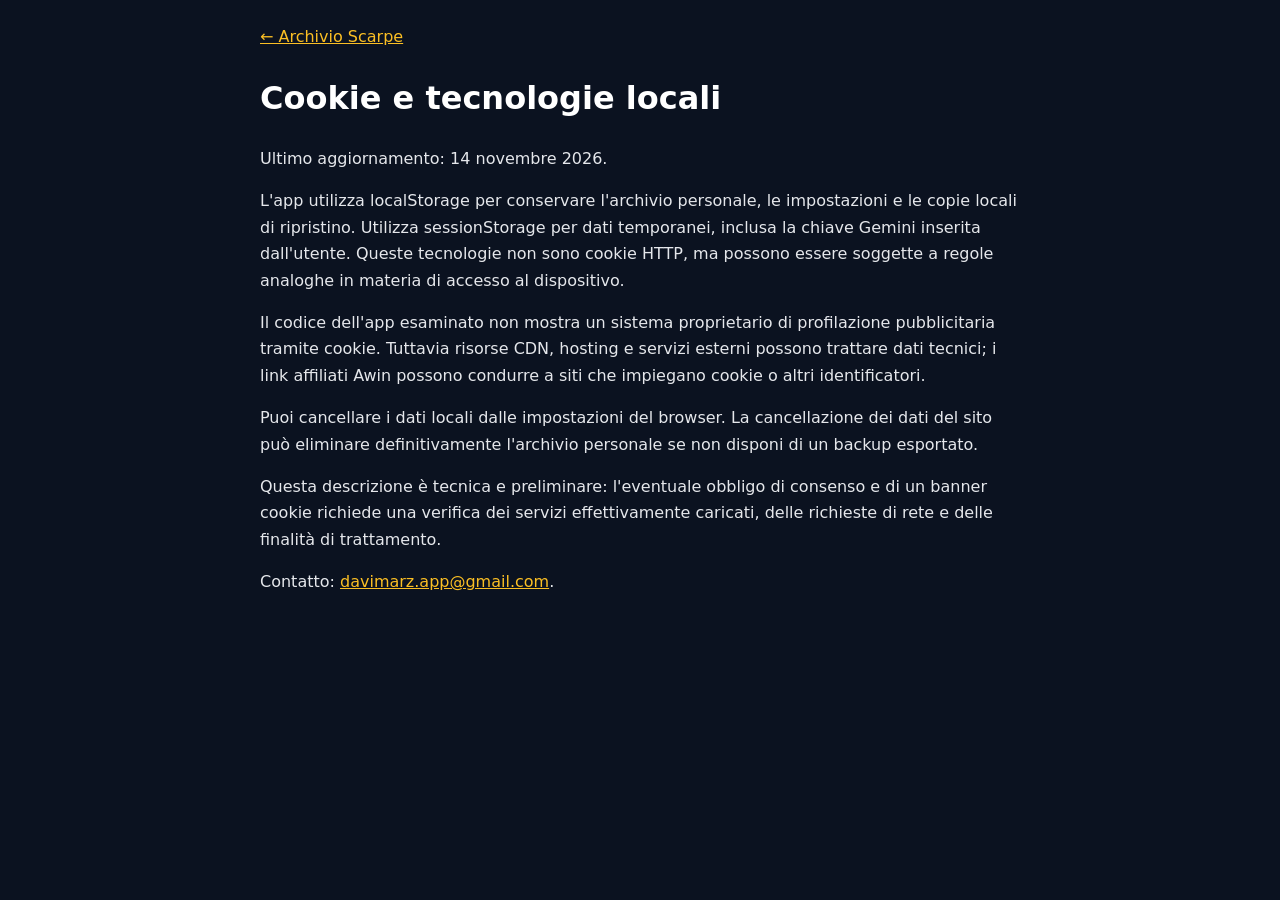
<file: cookie.html>
<!doctype html><html lang="it"><head><meta charset="utf-8"><meta name="viewport" content="width=device-width, initial-scale=1"><title>Cookie e tecnologie locali – Archivio Scarpe</title><style>body{font:16px/1.65 system-ui,sans-serif;max-width:760px;margin:auto;padding:24px;background:#0b1220;color:#e5e7eb}a{color:#fbbf24}h1,h2{color:#fff}</style></head><body><a href="./">← Archivio Scarpe</a><h1>Cookie e tecnologie locali</h1><p>Ultimo aggiornamento: 14 novembre 2026.</p><p>L'app utilizza localStorage per conservare l'archivio personale, le impostazioni e le copie locali di ripristino. Utilizza sessionStorage per dati temporanei, inclusa la chiave Gemini inserita dall'utente. Queste tecnologie non sono cookie HTTP, ma possono essere soggette a regole analoghe in materia di accesso al dispositivo.</p><p>Il codice dell'app esaminato non mostra un sistema proprietario di profilazione pubblicitaria tramite cookie. Tuttavia risorse CDN, hosting e servizi esterni possono trattare dati tecnici; i link affiliati Awin possono condurre a siti che impiegano cookie o altri identificatori.</p><p>Puoi cancellare i dati locali dalle impostazioni del browser. La cancellazione dei dati del sito può eliminare definitivamente l'archivio personale se non disponi di un backup esportato.</p><p>Questa descrizione è tecnica e preliminare: l'eventuale obbligo di consenso e di un banner cookie richiede una verifica dei servizi effettivamente caricati, delle richieste di rete e delle finalità di trattamento.</p><p>Contatto: <a href="mailto:davimarz.app@gmail.com">davimarz.app@gmail.com</a>.</p></body></html>
</file>
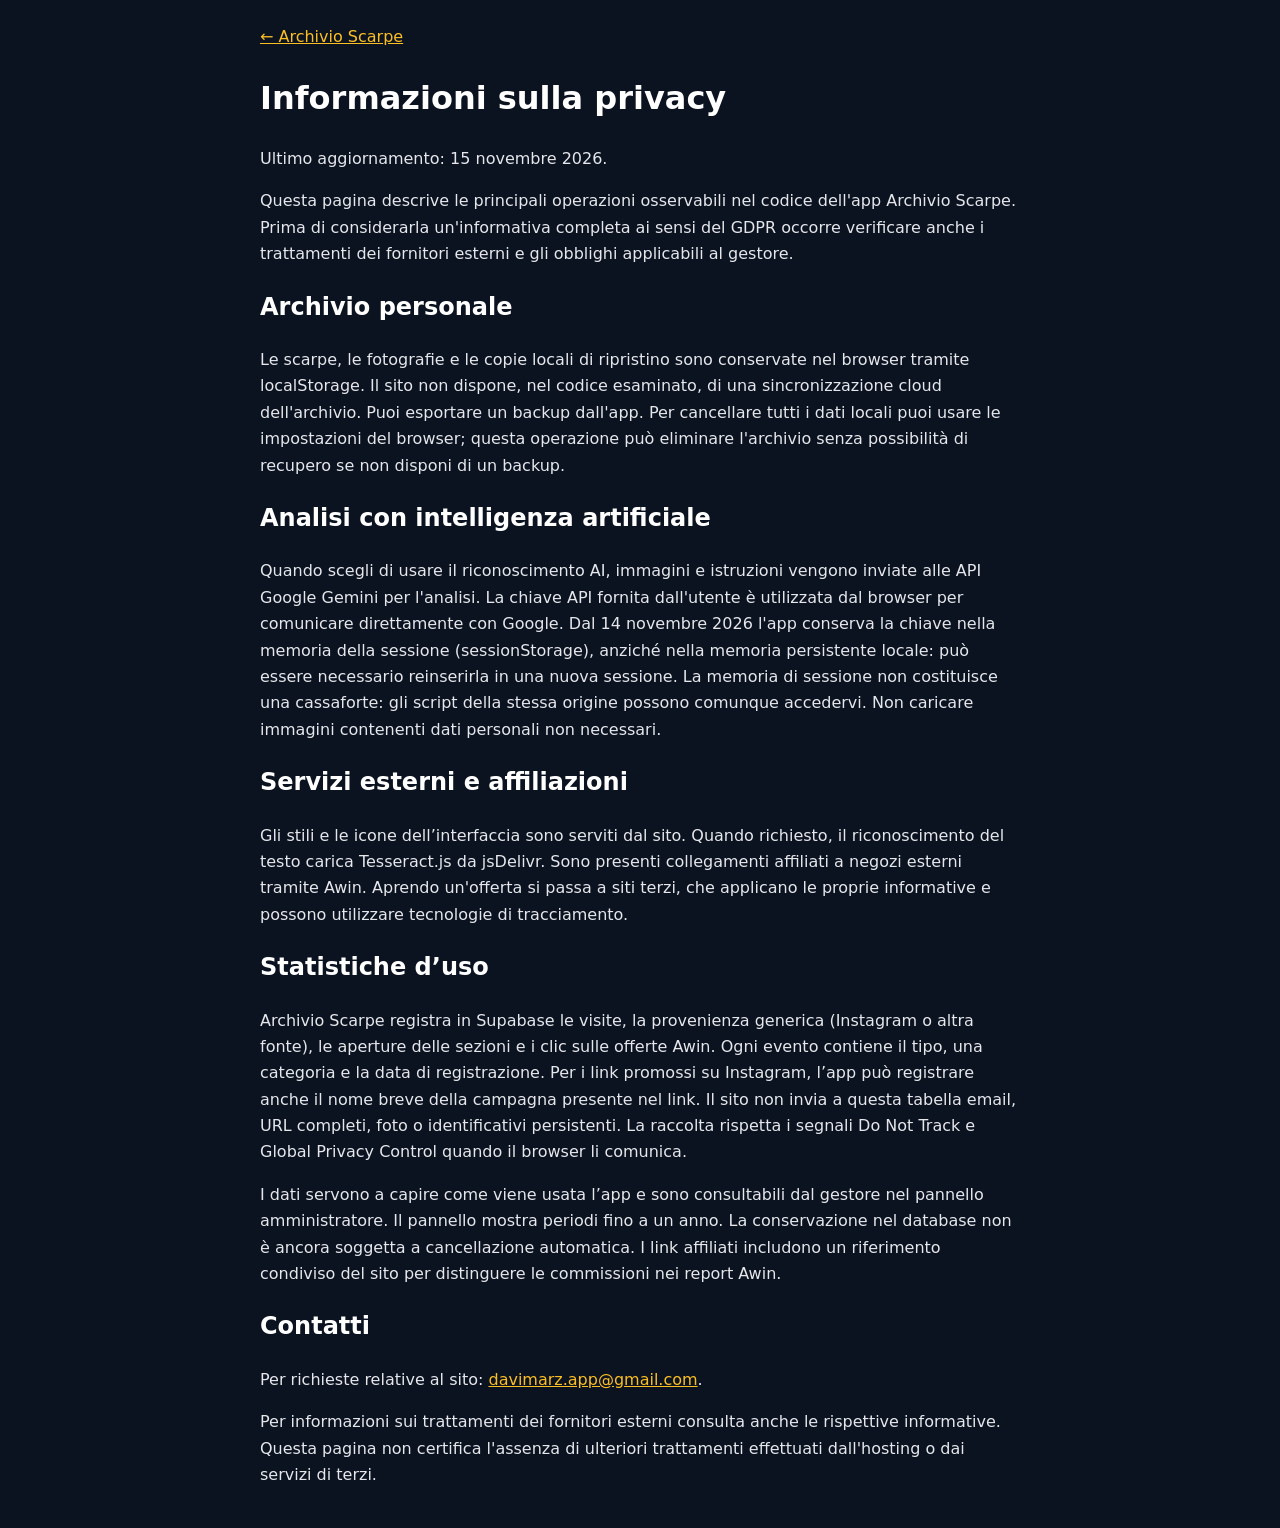
<file: privacy.html>
<!doctype html><html lang="it"><head><meta charset="utf-8"><meta name="viewport" content="width=device-width, initial-scale=1"><title>Privacy – Archivio Scarpe</title><style>body{font:16px/1.65 system-ui,sans-serif;max-width:760px;margin:auto;padding:24px;background:#0b1220;color:#e5e7eb}a{color:#fbbf24}h1,h2{color:#fff}</style></head><body><a href="./">← Archivio Scarpe</a><h1>Informazioni sulla privacy</h1><p>Ultimo aggiornamento: 15 novembre 2026.</p><p>Questa pagina descrive le principali operazioni osservabili nel codice dell'app Archivio Scarpe. Prima di considerarla un'informativa completa ai sensi del GDPR occorre verificare anche i trattamenti dei fornitori esterni e gli obblighi applicabili al gestore.</p><h2>Archivio personale</h2><p>Le scarpe, le fotografie e le copie locali di ripristino sono conservate nel browser tramite localStorage. Il sito non dispone, nel codice esaminato, di una sincronizzazione cloud dell'archivio. Puoi esportare un backup dall'app. Per cancellare tutti i dati locali puoi usare le impostazioni del browser; questa operazione può eliminare l'archivio senza possibilità di recupero se non disponi di un backup.</p><h2>Analisi con intelligenza artificiale</h2><p>Quando scegli di usare il riconoscimento AI, immagini e istruzioni vengono inviate alle API Google Gemini per l'analisi. La chiave API fornita dall'utente è utilizzata dal browser per comunicare direttamente con Google. Dal 14 novembre 2026 l'app conserva la chiave nella memoria della sessione (sessionStorage), anziché nella memoria persistente locale: può essere necessario reinserirla in una nuova sessione. La memoria di sessione non costituisce una cassaforte: gli script della stessa origine possono comunque accedervi. Non caricare immagini contenenti dati personali non necessari.</p><h2>Servizi esterni e affiliazioni</h2><p>Gli stili e le icone dell’interfaccia sono serviti dal sito. Quando richiesto, il riconoscimento del testo carica Tesseract.js da jsDelivr. Sono presenti collegamenti affiliati a negozi esterni tramite Awin. Aprendo un'offerta si passa a siti terzi, che applicano le proprie informative e possono utilizzare tecnologie di tracciamento.</p><h2>Statistiche d’uso</h2><p>Archivio Scarpe registra in Supabase le visite, la provenienza generica (Instagram o altra fonte), le aperture delle sezioni e i clic sulle offerte Awin. Ogni evento contiene il tipo, una categoria e la data di registrazione. Per i link promossi su Instagram, l’app può registrare anche il nome breve della campagna presente nel link. Il sito non invia a questa tabella email, URL completi, foto o identificativi persistenti. La raccolta rispetta i segnali Do Not Track e Global Privacy Control quando il browser li comunica.</p><p>I dati servono a capire come viene usata l’app e sono consultabili dal gestore nel pannello amministratore. Il pannello mostra periodi fino a un anno. La conservazione nel database non è ancora soggetta a cancellazione automatica. I link affiliati includono un riferimento condiviso del sito per distinguere le commissioni nei report Awin.</p><h2>Contatti</h2><p>Per richieste relative al sito: <a href="mailto:davimarz.app@gmail.com">davimarz.app@gmail.com</a>.</p><p>Per informazioni sui trattamenti dei fornitori esterni consulta anche le rispettive informative. Questa pagina non certifica l'assenza di ulteriori trattamenti effettuati dall'hosting o dai servizi di terzi.</p></body></html>
</file>
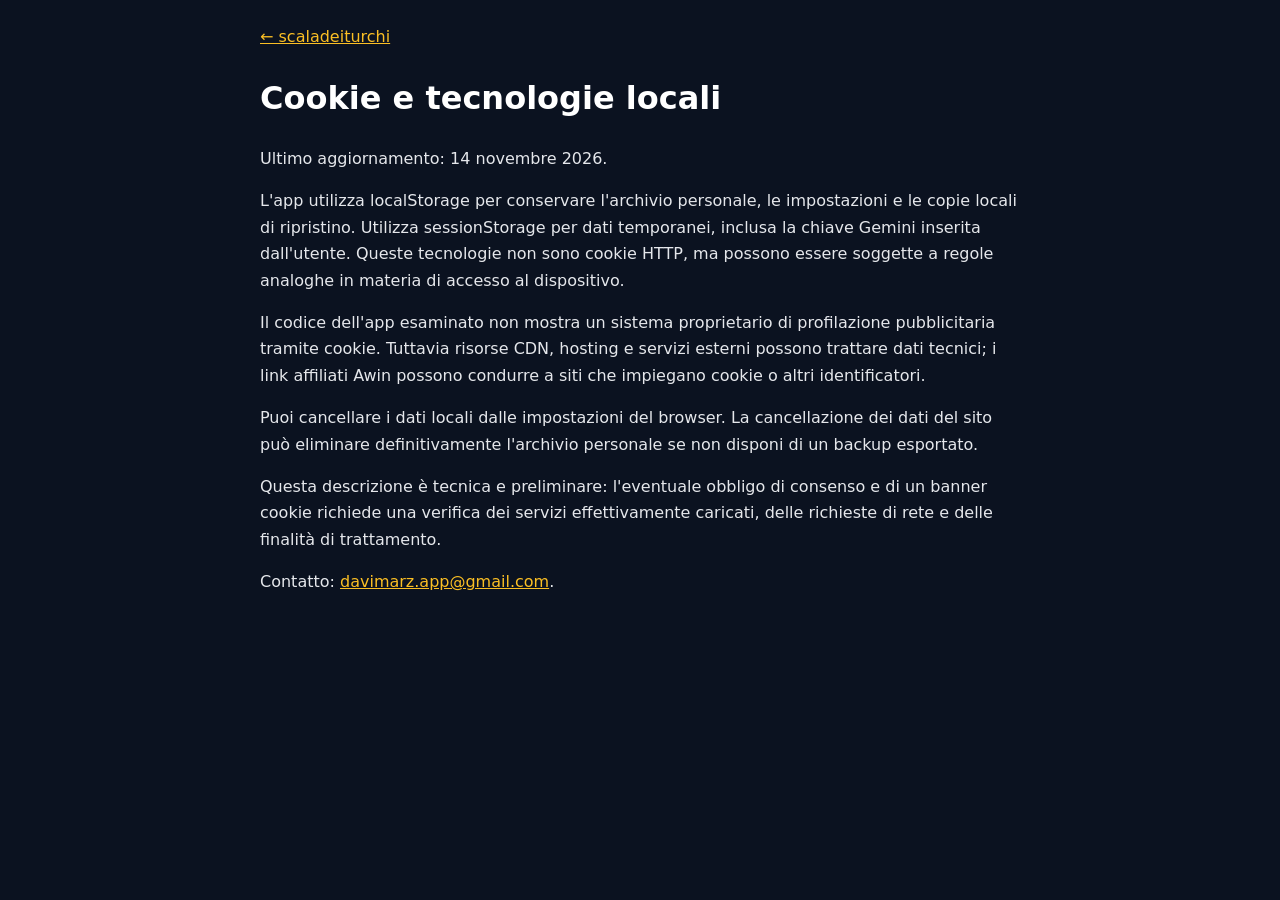
<file: scaladeiturchi/cookie.html>
<!doctype html><html lang="it"><head><meta charset="utf-8"><meta name="viewport" content="width=device-width, initial-scale=1"><title>Cookie e tecnologie locali – scaladeiturchi</title><style>body{font:16px/1.65 system-ui,sans-serif;max-width:760px;margin:auto;padding:24px;background:#0b1220;color:#e5e7eb}a{color:#fbbf24}h1,h2{color:#fff}</style></head><body><a href="./">← scaladeiturchi</a><h1>Cookie e tecnologie locali</h1><p>Ultimo aggiornamento: 14 novembre 2026.</p><p>L'app utilizza localStorage per conservare l'archivio personale, le impostazioni e le copie locali di ripristino. Utilizza sessionStorage per dati temporanei, inclusa la chiave Gemini inserita dall'utente. Queste tecnologie non sono cookie HTTP, ma possono essere soggette a regole analoghe in materia di accesso al dispositivo.</p><p>Il codice dell'app esaminato non mostra un sistema proprietario di profilazione pubblicitaria tramite cookie. Tuttavia risorse CDN, hosting e servizi esterni possono trattare dati tecnici; i link affiliati Awin possono condurre a siti che impiegano cookie o altri identificatori.</p><p>Puoi cancellare i dati locali dalle impostazioni del browser. La cancellazione dei dati del sito può eliminare definitivamente l'archivio personale se non disponi di un backup esportato.</p><p>Questa descrizione è tecnica e preliminare: l'eventuale obbligo di consenso e di un banner cookie richiede una verifica dei servizi effettivamente caricati, delle richieste di rete e delle finalità di trattamento.</p><p>Contatto: <a href="mailto:davimarz.app@gmail.com">davimarz.app@gmail.com</a>.</p></body></html>
</file>
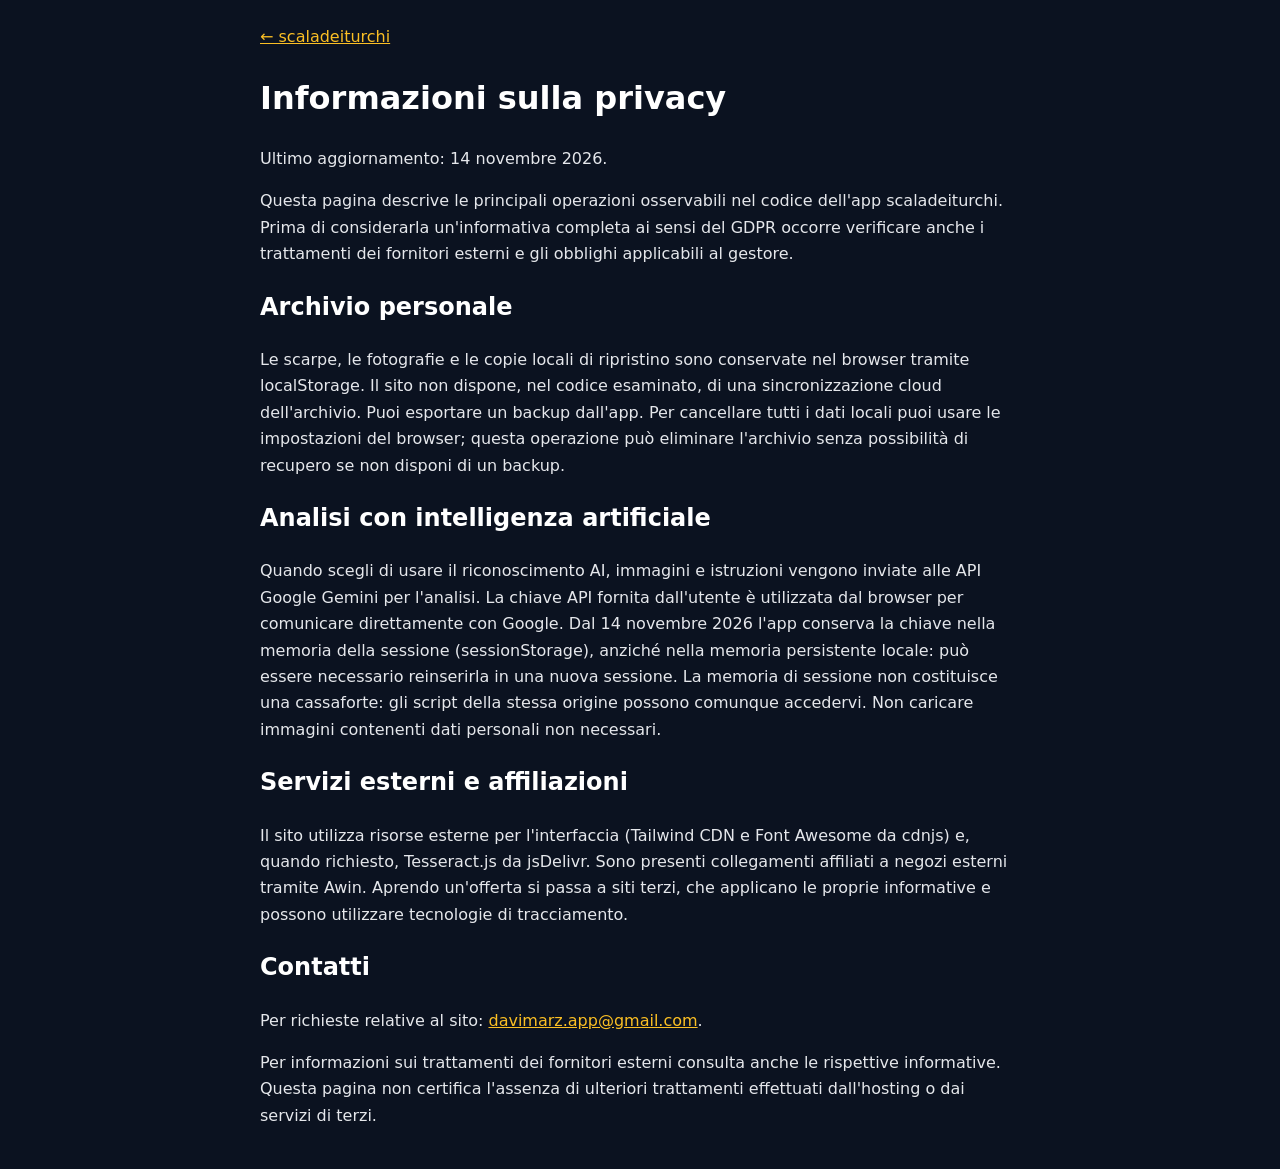
<file: scaladeiturchi/privacy.html>
<!doctype html><html lang="it"><head><meta charset="utf-8"><meta name="viewport" content="width=device-width, initial-scale=1"><title>Privacy – scaladeiturchi</title><style>body{font:16px/1.65 system-ui,sans-serif;max-width:760px;margin:auto;padding:24px;background:#0b1220;color:#e5e7eb}a{color:#fbbf24}h1,h2{color:#fff}</style></head><body><a href="./">← scaladeiturchi</a><h1>Informazioni sulla privacy</h1><p>Ultimo aggiornamento: 14 novembre 2026.</p><p>Questa pagina descrive le principali operazioni osservabili nel codice dell'app scaladeiturchi. Prima di considerarla un'informativa completa ai sensi del GDPR occorre verificare anche i trattamenti dei fornitori esterni e gli obblighi applicabili al gestore.</p><h2>Archivio personale</h2><p>Le scarpe, le fotografie e le copie locali di ripristino sono conservate nel browser tramite localStorage. Il sito non dispone, nel codice esaminato, di una sincronizzazione cloud dell'archivio. Puoi esportare un backup dall'app. Per cancellare tutti i dati locali puoi usare le impostazioni del browser; questa operazione può eliminare l'archivio senza possibilità di recupero se non disponi di un backup.</p><h2>Analisi con intelligenza artificiale</h2><p>Quando scegli di usare il riconoscimento AI, immagini e istruzioni vengono inviate alle API Google Gemini per l'analisi. La chiave API fornita dall'utente è utilizzata dal browser per comunicare direttamente con Google. Dal 14 novembre 2026 l'app conserva la chiave nella memoria della sessione (sessionStorage), anziché nella memoria persistente locale: può essere necessario reinserirla in una nuova sessione. La memoria di sessione non costituisce una cassaforte: gli script della stessa origine possono comunque accedervi. Non caricare immagini contenenti dati personali non necessari.</p><h2>Servizi esterni e affiliazioni</h2><p>Il sito utilizza risorse esterne per l'interfaccia (Tailwind CDN e Font Awesome da cdnjs) e, quando richiesto, Tesseract.js da jsDelivr. Sono presenti collegamenti affiliati a negozi esterni tramite Awin. Aprendo un'offerta si passa a siti terzi, che applicano le proprie informative e possono utilizzare tecnologie di tracciamento.</p><h2>Contatti</h2><p>Per richieste relative al sito: <a href="mailto:davimarz.app@gmail.com">davimarz.app@gmail.com</a>.</p><p>Per informazioni sui trattamenti dei fornitori esterni consulta anche le rispettive informative. Questa pagina non certifica l'assenza di ulteriori trattamenti effettuati dall'hosting o dai servizi di terzi.</p></body></html>
</file>
<file: assets/app.css>
*,:after,:before{--tw-border-spacing-x:0;--tw-border-spacing-y:0;--tw-translate-x:0;--tw-translate-y:0;--tw-rotate:0;--tw-skew-x:0;--tw-skew-y:0;--tw-scale-x:1;--tw-scale-y:1;--tw-pan-x: ;--tw-pan-y: ;--tw-pinch-zoom: ;--tw-scroll-snap-strictness:proximity;--tw-gradient-from-position: ;--tw-gradient-via-position: ;--tw-gradient-to-position: ;--tw-ordinal: ;--tw-slashed-zero: ;--tw-numeric-figure: ;--tw-numeric-spacing: ;--tw-numeric-fraction: ;--tw-ring-inset: ;--tw-ring-offset-width:0px;--tw-ring-offset-color:#fff;--tw-ring-color:rgba(59,130,246,.5);--tw-ring-offset-shadow:0 0 #0000;--tw-ring-shadow:0 0 #0000;--tw-shadow:0 0 #0000;--tw-shadow-colored:0 0 #0000;--tw-blur: ;--tw-brightness: ;--tw-contrast: ;--tw-grayscale: ;--tw-hue-rotate: ;--tw-invert: ;--tw-saturate: ;--tw-sepia: ;--tw-drop-shadow: ;--tw-backdrop-blur: ;--tw-backdrop-brightness: ;--tw-backdrop-contrast: ;--tw-backdrop-grayscale: ;--tw-backdrop-hue-rotate: ;--tw-backdrop-invert: ;--tw-backdrop-opacity: ;--tw-backdrop-saturate: ;--tw-backdrop-sepia: ;--tw-contain-size: ;--tw-contain-layout: ;--tw-contain-paint: ;--tw-contain-style: }::backdrop{--tw-border-spacing-x:0;--tw-border-spacing-y:0;--tw-translate-x:0;--tw-translate-y:0;--tw-rotate:0;--tw-skew-x:0;--tw-skew-y:0;--tw-scale-x:1;--tw-scale-y:1;--tw-pan-x: ;--tw-pan-y: ;--tw-pinch-zoom: ;--tw-scroll-snap-strictness:proximity;--tw-gradient-from-position: ;--tw-gradient-via-position: ;--tw-gradient-to-position: ;--tw-ordinal: ;--tw-slashed-zero: ;--tw-numeric-figure: ;--tw-numeric-spacing: ;--tw-numeric-fraction: ;--tw-ring-inset: ;--tw-ring-offset-width:0px;--tw-ring-offset-color:#fff;--tw-ring-color:rgba(59,130,246,.5);--tw-ring-offset-shadow:0 0 #0000;--tw-ring-shadow:0 0 #0000;--tw-shadow:0 0 #0000;--tw-shadow-colored:0 0 #0000;--tw-blur: ;--tw-brightness: ;--tw-contrast: ;--tw-grayscale: ;--tw-hue-rotate: ;--tw-invert: ;--tw-saturate: ;--tw-sepia: ;--tw-drop-shadow: ;--tw-backdrop-blur: ;--tw-backdrop-brightness: ;--tw-backdrop-contrast: ;--tw-backdrop-grayscale: ;--tw-backdrop-hue-rotate: ;--tw-backdrop-invert: ;--tw-backdrop-opacity: ;--tw-backdrop-saturate: ;--tw-backdrop-sepia: ;--tw-contain-size: ;--tw-contain-layout: ;--tw-contain-paint: ;--tw-contain-style: }/*! tailwindcss v3.4.17 | MIT License | https://tailwindcss.com*/*,:after,:before{box-sizing:border-box;border:0 solid #e5e7eb}:after,:before{--tw-content:""}:host,html{line-height:1.5;-webkit-text-size-adjust:100%;-moz-tab-size:4;-o-tab-size:4;tab-size:4;font-family:ui-sans-serif,system-ui,sans-serif,Apple Color Emoji,Segoe UI Emoji,Segoe UI Symbol,Noto Color Emoji;font-feature-settings:normal;font-variation-settings:normal;-webkit-tap-highlight-color:transparent}body{margin:0;line-height:inherit}hr{height:0;color:inherit;border-top-width:1px}abbr:where([title]){-webkit-text-decoration:underline dotted;text-decoration:underline dotted}h1,h2,h3,h4,h5,h6{font-size:inherit;font-weight:inherit}a{color:inherit;text-decoration:inherit}b,strong{font-weight:bolder}code,kbd,pre,samp{font-family:ui-monospace,SFMono-Regular,Menlo,Monaco,Consolas,Liberation Mono,Courier New,monospace;font-feature-settings:normal;font-variation-settings:normal;font-size:1em}small{font-size:80%}sub,sup{font-size:75%;line-height:0;position:relative;vertical-align:baseline}sub{bottom:-.25em}sup{top:-.5em}table{text-indent:0;border-color:inherit;border-collapse:collapse}button,input,optgroup,select,textarea{font-family:inherit;font-feature-settings:inherit;font-variation-settings:inherit;font-size:100%;font-weight:inherit;line-height:inherit;letter-spacing:inherit;color:inherit;margin:0;padding:0}button,select{text-transform:none}button,input:where([type=button]),input:where([type=reset]),input:where([type=submit]){-webkit-appearance:button;background-color:transparent;background-image:none}:-moz-focusring{outline:auto}:-moz-ui-invalid{box-shadow:none}progress{vertical-align:baseline}::-webkit-inner-spin-button,::-webkit-outer-spin-button{height:auto}[type=search]{-webkit-appearance:textfield;outline-offset:-2px}::-webkit-search-decoration{-webkit-appearance:none}::-webkit-file-upload-button{-webkit-appearance:button;font:inherit}summary{display:list-item}blockquote,dd,dl,figure,h1,h2,h3,h4,h5,h6,hr,p,pre{margin:0}fieldset{margin:0}fieldset,legend{padding:0}menu,ol,ul{list-style:none;margin:0;padding:0}dialog{padding:0}textarea{resize:vertical}input::-moz-placeholder,textarea::-moz-placeholder{opacity:1;color:#9ca3af}input::placeholder,textarea::placeholder{opacity:1;color:#9ca3af}[role=button],button{cursor:pointer}:disabled{cursor:default}audio,canvas,embed,iframe,img,object,svg,video{display:block;vertical-align:middle}img,video{max-width:100%;height:auto}[hidden]:where(:not([hidden=until-found])){display:none}.\!container{width:100%!important}.container{width:100%}@media (min-width:640px){.\!container{max-width:640px!important}.container{max-width:640px}}@media (min-width:768px){.\!container{max-width:768px!important}.container{max-width:768px}}@media (min-width:1024px){.\!container{max-width:1024px!important}.container{max-width:1024px}}@media (min-width:1280px){.\!container{max-width:1280px!important}.container{max-width:1280px}}@media (min-width:1536px){.\!container{max-width:1536px!important}.container{max-width:1536px}}.sr-only{position:absolute;width:1px;height:1px;padding:0;margin:-1px;overflow:hidden;clip:rect(0,0,0,0);white-space:nowrap;border-width:0}.visible{visibility:visible}.fixed{position:fixed}.absolute{position:absolute}.relative{position:relative}.sticky{position:sticky}.inset-0{inset:0}.bottom-0{bottom:0}.bottom-2{bottom:.5rem}.bottom-24{bottom:6rem}.left-0{left:0}.left-1\/2{left:50%}.left-2{left:.5rem}.left-3{left:.75rem}.right-0{right:0}.right-2{right:.5rem}.right-4{right:1rem}.top-0{top:0}.top-1\/2{top:50%}.top-2{top:.5rem}.z-20{z-index:20}.z-30{z-index:30}.z-40{z-index:40}.z-50{z-index:50}.z-\[60\]{z-index:60}.col-span-2{grid-column:span 2/span 2}.mx-auto{margin-left:auto;margin-right:auto}.mb-1{margin-bottom:.25rem}.mb-1\.5{margin-bottom:.375rem}.mb-2{margin-bottom:.5rem}.mb-20{margin-bottom:5rem}.mb-3{margin-bottom:.75rem}.ml-auto{margin-left:auto}.mr-1{margin-right:.25rem}.mr-2{margin-right:.5rem}.mt-0\.5{margin-top:.125rem}.mt-1{margin-top:.25rem}.mt-2{margin-top:.5rem}.mt-3{margin-top:.75rem}.mt-4{margin-top:1rem}.mt-auto{margin-top:auto}.block{display:block}.flex{display:flex}.inline-flex{display:inline-flex}.grid{display:grid}.contents{display:contents}.hidden{display:none}.aspect-square{aspect-ratio:1/1}.h-0\.5{height:.125rem}.h-10{height:2.5rem}.h-11{height:2.75rem}.h-12{height:3rem}.h-16{height:4rem}.h-52{height:13rem}.h-7{height:1.75rem}.h-full{height:100%}.max-h-60{max-height:15rem}.max-h-\[65vh\]{max-height:65vh}.min-h-11{min-height:2.75rem}.min-h-12{min-height:3rem}.min-h-14{min-height:3.5rem}.min-h-screen{min-height:100vh}.w-10{width:2.5rem}.w-11{width:2.75rem}.w-12{width:3rem}.w-16{width:4rem}.w-7{width:1.75rem}.w-\[90\%\]{width:90%}.w-full{width:100%}.min-w-0{min-width:0}.max-w-5xl{max-width:64rem}.max-w-sm{max-width:24rem}.max-w-xs{max-width:20rem}.flex-1{flex:1 1 0%}.shrink-0{flex-shrink:0}.-translate-x-1\/2{--tw-translate-x:-50%}.-translate-x-1\/2,.-translate-y-1\/2{transform:translate(var(--tw-translate-x),var(--tw-translate-y)) rotate(var(--tw-rotate)) skewX(var(--tw-skew-x)) skewY(var(--tw-skew-y)) scaleX(var(--tw-scale-x)) scaleY(var(--tw-scale-y))}.-translate-y-1\/2{--tw-translate-y:-50%}.transform{transform:translate(var(--tw-translate-x),var(--tw-translate-y)) rotate(var(--tw-rotate)) skewX(var(--tw-skew-x)) skewY(var(--tw-skew-y)) scaleX(var(--tw-scale-x)) scaleY(var(--tw-scale-y))}@keyframes bounce{0%,to{transform:translateY(-25%);animation-timing-function:cubic-bezier(.8,0,1,1)}50%{transform:none;animation-timing-function:cubic-bezier(0,0,.2,1)}}.animate-bounce{animation:bounce 1s infinite}@keyframes spin{to{transform:rotate(1turn)}}.animate-spin{animation:spin 1s linear infinite}.cursor-pointer{cursor:pointer}.grid-cols-2{grid-template-columns:repeat(2,minmax(0,1fr))}.grid-cols-4{grid-template-columns:repeat(4,minmax(0,1fr))}.flex-col{flex-direction:column}.flex-wrap{flex-wrap:wrap}.place-items-center{place-items:center}.items-start{align-items:flex-start}.items-center{align-items:center}.justify-center{justify-content:center}.justify-between{justify-content:space-between}.gap-1{gap:.25rem}.gap-1\.5{gap:.375rem}.gap-2{gap:.5rem}.gap-2\.5{gap:.625rem}.gap-3{gap:.75rem}.gap-x-4{-moz-column-gap:1rem;column-gap:1rem}.gap-y-2{row-gap:.5rem}.space-x-2\.5>:not([hidden])~:not([hidden]){--tw-space-x-reverse:0;margin-right:calc(.625rem*var(--tw-space-x-reverse));margin-left:calc(.625rem*(1 - var(--tw-space-x-reverse)))}.space-y-2>:not([hidden])~:not([hidden]){--tw-space-y-reverse:0;margin-top:calc(.5rem*(1 - var(--tw-space-y-reverse)));margin-bottom:calc(.5rem*var(--tw-space-y-reverse))}.space-y-3>:not([hidden])~:not([hidden]){--tw-space-y-reverse:0;margin-top:calc(.75rem*(1 - var(--tw-space-y-reverse)));margin-bottom:calc(.75rem*var(--tw-space-y-reverse))}.space-y-4>:not([hidden])~:not([hidden]){--tw-space-y-reverse:0;margin-top:calc(1rem*(1 - var(--tw-space-y-reverse)));margin-bottom:calc(1rem*var(--tw-space-y-reverse))}.overflow-hidden{overflow:hidden}.overflow-y-auto{overflow-y:auto}.truncate{overflow:hidden;text-overflow:ellipsis}.truncate,.whitespace-nowrap{white-space:nowrap}.whitespace-pre-wrap{white-space:pre-wrap}.break-words{overflow-wrap:break-word}.break-all{word-break:break-all}.rounded-2xl{border-radius:1rem}.rounded-full{border-radius:9999px}.rounded-lg{border-radius:.5rem}.rounded-md{border-radius:.375rem}.rounded-xl{border-radius:.75rem}.rounded-bl-md{border-bottom-left-radius:.375rem}.border{border-width:1px}.border-2{border-width:2px}.border-b{border-bottom-width:1px}.border-t{border-top-width:1px}.border-dashed{border-style:dashed}.border-amber-500\/30{border-color:rgba(245,158,11,.3)}.border-amber-500\/40{border-color:rgba(245,158,11,.4)}.border-amber-500\/50{border-color:rgba(245,158,11,.5)}.border-emerald-500\/40{border-color:rgba(16,185,129,.4)}.border-emerald-600\/40{border-color:rgba(5,150,105,.4)}.border-indigo-500\/30{border-color:rgba(99,102,241,.3)}.border-indigo-500\/50{border-color:rgba(99,102,241,.5)}.border-red-200{--tw-border-opacity:1;border-color:rgb(254 202 202/var(--tw-border-opacity,1))}.border-red-500\/40{border-color:rgba(239,68,68,.4)}.border-sky-400{--tw-border-opacity:1;border-color:rgb(56 189 248/var(--tw-border-opacity,1))}.border-slate-600{--tw-border-opacity:1;border-color:rgb(71 85 105/var(--tw-border-opacity,1))}.border-slate-700{--tw-border-opacity:1;border-color:rgb(51 65 85/var(--tw-border-opacity,1))}.border-slate-700\/70{border-color:rgba(51,65,85,.7)}.border-slate-800{--tw-border-opacity:1;border-color:rgb(30 41 59/var(--tw-border-opacity,1))}.bg-amber-500{--tw-bg-opacity:1;background-color:rgb(245 158 11/var(--tw-bg-opacity,1))}.bg-amber-500\/10{background-color:rgba(245,158,11,.1)}.bg-amber-500\/20{background-color:rgba(245,158,11,.2)}.bg-black\/80{background-color:rgba(0,0,0,.8)}.bg-black\/90{background-color:rgba(0,0,0,.9)}.bg-emerald-500{--tw-bg-opacity:1;background-color:rgb(16 185 129/var(--tw-bg-opacity,1))}.bg-emerald-500\/20{background-color:rgba(16,185,129,.2)}.bg-emerald-700{--tw-bg-opacity:1;background-color:rgb(4 120 87/var(--tw-bg-opacity,1))}.bg-emerald-950\/30{background-color:rgba(2,44,34,.3)}.bg-indigo-500{--tw-bg-opacity:1;background-color:rgb(99 102 241/var(--tw-bg-opacity,1))}.bg-indigo-600{--tw-bg-opacity:1;background-color:rgb(79 70 229/var(--tw-bg-opacity,1))}.bg-orange-500{--tw-bg-opacity:1;background-color:rgb(249 115 22/var(--tw-bg-opacity,1))}.bg-red-50{--tw-bg-opacity:1;background-color:rgb(254 242 242/var(--tw-bg-opacity,1))}.bg-red-500\/20{background-color:rgba(239,68,68,.2)}.bg-red-600{--tw-bg-opacity:1;background-color:rgb(220 38 38/var(--tw-bg-opacity,1))}.bg-red-900{--tw-bg-opacity:1;background-color:rgb(127 29 29/var(--tw-bg-opacity,1))}.bg-sky-600{--tw-bg-opacity:1;background-color:rgb(2 132 199/var(--tw-bg-opacity,1))}.bg-slate-100{--tw-bg-opacity:1;background-color:rgb(241 245 249/var(--tw-bg-opacity,1))}.bg-slate-200{--tw-bg-opacity:1;background-color:rgb(226 232 240/var(--tw-bg-opacity,1))}.bg-slate-50{--tw-bg-opacity:1;background-color:rgb(248 250 252/var(--tw-bg-opacity,1))}.bg-slate-800{--tw-bg-opacity:1;background-color:rgb(30 41 59/var(--tw-bg-opacity,1))}.bg-slate-900{--tw-bg-opacity:1;background-color:rgb(15 23 42/var(--tw-bg-opacity,1))}.bg-slate-900\/80{background-color:rgba(15,23,42,.8)}.bg-slate-900\/95{background-color:rgba(15,23,42,.95)}.bg-slate-950{--tw-bg-opacity:1;background-color:rgb(2 6 23/var(--tw-bg-opacity,1))}.bg-slate-950\/70{background-color:rgba(2,6,23,.7)}.bg-slate-950\/90{background-color:rgba(2,6,23,.9)}.bg-white{--tw-bg-opacity:1;background-color:rgb(255 255 255/var(--tw-bg-opacity,1))}.bg-gradient-to-r{background-image:linear-gradient(to right,var(--tw-gradient-stops))}.bg-gradient-to-tr{background-image:linear-gradient(to top right,var(--tw-gradient-stops))}.from-amber-500{--tw-gradient-from:#f59e0b var(--tw-gradient-from-position);--tw-gradient-to:rgba(245,158,11,0) var(--tw-gradient-to-position);--tw-gradient-stops:var(--tw-gradient-from),var(--tw-gradient-to)}.to-amber-600{--tw-gradient-to:#d97706 var(--tw-gradient-to-position)}.object-contain{-o-object-fit:contain;object-fit:contain}.object-cover{-o-object-fit:cover;object-fit:cover}.p-2{padding:.5rem}.p-3{padding:.75rem}.p-4{padding:1rem}.p-5{padding:1.25rem}.p-6{padding:1.5rem}.px-1{padding-left:.25rem;padding-right:.25rem}.px-1\.5{padding-left:.375rem;padding-right:.375rem}.px-2{padding-left:.5rem;padding-right:.5rem}.px-2\.5{padding-left:.625rem;padding-right:.625rem}.px-3{padding-left:.75rem;padding-right:.75rem}.px-4{padding-left:1rem;padding-right:1rem}.px-5{padding-left:1.25rem;padding-right:1.25rem}.py-0\.5{padding-top:.125rem;padding-bottom:.125rem}.py-1{padding-top:.25rem;padding-bottom:.25rem}.py-1\.5{padding-top:.375rem;padding-bottom:.375rem}.py-12{padding-top:3rem;padding-bottom:3rem}.py-2{padding-top:.5rem;padding-bottom:.5rem}.py-2\.5{padding-top:.625rem;padding-bottom:.625rem}.py-3{padding-top:.75rem;padding-bottom:.75rem}.py-5{padding-top:1.25rem;padding-bottom:1.25rem}.pb-32{padding-bottom:8rem}.pl-10{padding-left:2.5rem}.pr-3{padding-right:.75rem}.pt-2{padding-top:.5rem}.pt-3{padding-top:.75rem}.text-left{text-align:left}.text-center{text-align:center}.font-sans{font-family:ui-sans-serif,system-ui,sans-serif,Apple Color Emoji,Segoe UI Emoji,Segoe UI Symbol,Noto Color Emoji}.text-2xl{font-size:1.5rem;line-height:2rem}.text-3xl{font-size:1.875rem;line-height:2.25rem}.text-4xl{font-size:2.25rem;line-height:2.5rem}.text-\[10px\]{font-size:10px}.text-\[11px\]{font-size:11px}.text-base{font-size:1rem;line-height:1.5rem}.text-lg{font-size:1.125rem;line-height:1.75rem}.text-sm{font-size:.875rem;line-height:1.25rem}.text-xl{font-size:1.25rem;line-height:1.75rem}.text-xs{font-size:.75rem;line-height:1rem}.font-black{font-weight:900}.font-bold{font-weight:700}.font-medium{font-weight:500}.font-semibold{font-weight:600}.uppercase{text-transform:uppercase}.leading-relaxed{line-height:1.625}.leading-tight{line-height:1.25}.tracking-tight{letter-spacing:-.025em}.tracking-wide{letter-spacing:.025em}.tracking-wider{letter-spacing:.05em}.tracking-widest{letter-spacing:.1em}.text-amber-200{--tw-text-opacity:1;color:rgb(253 230 138/var(--tw-text-opacity,1))}.text-amber-300{--tw-text-opacity:1;color:rgb(252 211 77/var(--tw-text-opacity,1))}.text-amber-300\/90{color:rgba(252,211,77,.9)}.text-amber-400{--tw-text-opacity:1;color:rgb(251 191 36/var(--tw-text-opacity,1))}.text-cyan-700{--tw-text-opacity:1;color:rgb(14 116 144/var(--tw-text-opacity,1))}.text-emerald-300{--tw-text-opacity:1;color:rgb(110 231 183/var(--tw-text-opacity,1))}.text-emerald-400{--tw-text-opacity:1;color:rgb(52 211 153/var(--tw-text-opacity,1))}.text-indigo-300{--tw-text-opacity:1;color:rgb(165 180 252/var(--tw-text-opacity,1))}.text-indigo-400{--tw-text-opacity:1;color:rgb(129 140 248/var(--tw-text-opacity,1))}.text-red-400{--tw-text-opacity:1;color:rgb(248 113 113/var(--tw-text-opacity,1))}.text-red-500{--tw-text-opacity:1;color:rgb(239 68 68/var(--tw-text-opacity,1))}.text-red-600{--tw-text-opacity:1;color:rgb(220 38 38/var(--tw-text-opacity,1))}.text-slate-100{--tw-text-opacity:1;color:rgb(241 245 249/var(--tw-text-opacity,1))}.text-slate-200{--tw-text-opacity:1;color:rgb(226 232 240/var(--tw-text-opacity,1))}.text-slate-300{--tw-text-opacity:1;color:rgb(203 213 225/var(--tw-text-opacity,1))}.text-slate-400{--tw-text-opacity:1;color:rgb(148 163 184/var(--tw-text-opacity,1))}.text-slate-500{--tw-text-opacity:1;color:rgb(100 116 139/var(--tw-text-opacity,1))}.text-slate-600{--tw-text-opacity:1;color:rgb(71 85 105/var(--tw-text-opacity,1))}.text-slate-700{--tw-text-opacity:1;color:rgb(51 65 85/var(--tw-text-opacity,1))}.text-slate-950{--tw-text-opacity:1;color:rgb(2 6 23/var(--tw-text-opacity,1))}.text-white{--tw-text-opacity:1;color:rgb(255 255 255/var(--tw-text-opacity,1))}.underline{text-decoration-line:underline}.shadow-2xl{--tw-shadow:0 25px 50px -12px rgba(0,0,0,.25);--tw-shadow-colored:0 25px 50px -12px var(--tw-shadow-color);box-shadow:var(--tw-ring-offset-shadow,0 0 #0000),var(--tw-ring-shadow,0 0 #0000),var(--tw-shadow)}.shadow-\[0_0_15px_\#6366f1\]{--tw-shadow:0 0 15px #6366f1;--tw-shadow-colored:0 0 15px var(--tw-shadow-color)}.shadow-\[0_0_15px_\#6366f1\],.shadow-\[0_0_15px_\#f59e0b\]{box-shadow:var(--tw-ring-offset-shadow,0 0 #0000),var(--tw-ring-shadow,0 0 #0000),var(--tw-shadow)}.shadow-\[0_0_15px_\#f59e0b\]{--tw-shadow:0 0 15px #f59e0b;--tw-shadow-colored:0 0 15px var(--tw-shadow-color)}.shadow-lg{--tw-shadow:0 10px 15px -3px rgba(0,0,0,.1),0 4px 6px -4px rgba(0,0,0,.1);--tw-shadow-colored:0 10px 15px -3px var(--tw-shadow-color),0 4px 6px -4px var(--tw-shadow-color)}.shadow-lg,.shadow-sm{box-shadow:var(--tw-ring-offset-shadow,0 0 #0000),var(--tw-ring-shadow,0 0 #0000),var(--tw-shadow)}.shadow-sm{--tw-shadow:0 1px 2px 0 rgba(0,0,0,.05);--tw-shadow-colored:0 1px 2px 0 var(--tw-shadow-color)}.shadow-xl{--tw-shadow:0 20px 25px -5px rgba(0,0,0,.1),0 8px 10px -6px rgba(0,0,0,.1);--tw-shadow-colored:0 20px 25px -5px var(--tw-shadow-color),0 8px 10px -6px var(--tw-shadow-color);box-shadow:var(--tw-ring-offset-shadow,0 0 #0000),var(--tw-ring-shadow,0 0 #0000),var(--tw-shadow)}.shadow-amber-500\/20{--tw-shadow-color:rgba(245,158,11,.2);--tw-shadow:var(--tw-shadow-colored)}.shadow-indigo-600\/20{--tw-shadow-color:rgba(79,70,229,.2);--tw-shadow:var(--tw-shadow-colored)}.filter{filter:var(--tw-blur) var(--tw-brightness) var(--tw-contrast) var(--tw-grayscale) var(--tw-hue-rotate) var(--tw-invert) var(--tw-saturate) var(--tw-sepia) var(--tw-drop-shadow)}.backdrop-blur-md{--tw-backdrop-blur:blur(12px)}.backdrop-blur-md,.backdrop-blur-sm{-webkit-backdrop-filter:var(--tw-backdrop-blur) var(--tw-backdrop-brightness) var(--tw-backdrop-contrast) var(--tw-backdrop-grayscale) var(--tw-backdrop-hue-rotate) var(--tw-backdrop-invert) var(--tw-backdrop-opacity) var(--tw-backdrop-saturate) var(--tw-backdrop-sepia);backdrop-filter:var(--tw-backdrop-blur) var(--tw-backdrop-brightness) var(--tw-backdrop-contrast) var(--tw-backdrop-grayscale) var(--tw-backdrop-hue-rotate) var(--tw-backdrop-invert) var(--tw-backdrop-opacity) var(--tw-backdrop-saturate) var(--tw-backdrop-sepia)}.backdrop-blur-sm{--tw-backdrop-blur:blur(4px)}.transition{transition-property:color,background-color,border-color,text-decoration-color,fill,stroke,opacity,box-shadow,transform,filter,-webkit-backdrop-filter;transition-property:color,background-color,border-color,text-decoration-color,fill,stroke,opacity,box-shadow,transform,filter,backdrop-filter;transition-property:color,background-color,border-color,text-decoration-color,fill,stroke,opacity,box-shadow,transform,filter,backdrop-filter,-webkit-backdrop-filter;transition-timing-function:cubic-bezier(.4,0,.2,1);transition-duration:.15s}.hover\:bg-amber-400:hover{--tw-bg-opacity:1;background-color:rgb(251 191 36/var(--tw-bg-opacity,1))}.hover\:bg-emerald-400:hover{--tw-bg-opacity:1;background-color:rgb(52 211 153/var(--tw-bg-opacity,1))}.hover\:bg-indigo-500:hover{--tw-bg-opacity:1;background-color:rgb(99 102 241/var(--tw-bg-opacity,1))}.hover\:bg-orange-400:hover{--tw-bg-opacity:1;background-color:rgb(251 146 60/var(--tw-bg-opacity,1))}.hover\:bg-red-500:hover{--tw-bg-opacity:1;background-color:rgb(239 68 68/var(--tw-bg-opacity,1))}.hover\:bg-slate-700:hover{--tw-bg-opacity:1;background-color:rgb(51 65 85/var(--tw-bg-opacity,1))}.hover\:from-amber-400:hover{--tw-gradient-from:#fbbf24 var(--tw-gradient-from-position);--tw-gradient-to:rgba(251,191,36,0) var(--tw-gradient-to-position);--tw-gradient-stops:var(--tw-gradient-from),var(--tw-gradient-to)}.hover\:to-amber-500:hover{--tw-gradient-to:#f59e0b var(--tw-gradient-to-position)}.hover\:text-amber-300:hover{--tw-text-opacity:1;color:rgb(252 211 77/var(--tw-text-opacity,1))}.hover\:text-red-400:hover{--tw-text-opacity:1;color:rgb(248 113 113/var(--tw-text-opacity,1))}.hover\:text-white:hover{--tw-text-opacity:1;color:rgb(255 255 255/var(--tw-text-opacity,1))}.focus\:border-amber-500:focus{--tw-border-opacity:1;border-color:rgb(245 158 11/var(--tw-border-opacity,1))}.focus\:outline-none:focus{outline:2px solid transparent;outline-offset:2px}.focus-visible\:outline:focus-visible{outline-style:solid}.focus-visible\:outline-2:focus-visible{outline-width:2px}.focus-visible\:outline-offset-2:focus-visible{outline-offset:2px}.focus-visible\:outline-green-400:focus-visible{outline-color:#4ade80}.active\:scale-95:active{--tw-scale-x:.95;--tw-scale-y:.95;transform:translate(var(--tw-translate-x),var(--tw-translate-y)) rotate(var(--tw-rotate)) skewX(var(--tw-skew-x)) skewY(var(--tw-skew-y)) scaleX(var(--tw-scale-x)) scaleY(var(--tw-scale-y))}@media (min-width:640px){.sm\:h-64{height:16rem}.sm\:p-4{padding:1rem}.sm\:text-sm{font-size:.875rem;line-height:1.25rem}}
</file>
<file: assets/camera.css>
.archivio-camera {
  width: min(90vw, 560px);
  max-height: 90dvh;
  padding: 20px;
  color: #171717;
  background: #fff;
  border: 2px solid #171717;
  font: 16px system-ui, sans-serif;
}
.archivio-camera::backdrop { background: rgb(0 0 0 / 70%); }
.archivio-camera h2 { margin: 0 0 12px; font-size: 22px; }
.archivio-camera video { width: 100%; max-height: 58dvh; background: #171717; }
.archivio-camera button {
  min-height: 44px;
  margin: 12px 8px 0 0;
  padding: 8px 16px;
  color: #171717;
  background: #fff;
  border: 2px solid #171717;
  cursor: pointer;
}
.archivio-camera button:disabled { opacity: .5; cursor: default; }
</file>
<file: assets/guardaroba.css>
@font-face {
  font-family: Satoshi;
  src: url("./fonts/Satoshi-Regular.ttf") format("truetype");
  font-weight: 400;
  font-display: swap;
}
@font-face {
  font-family: Satoshi;
  src: url("./fonts/Satoshi-Bold.ttf") format("truetype");
  font-weight: 500 900;
  font-display: swap;
}
@font-face {
  font-family: "Clash Display";
  src: url("./fonts/ClashDisplay-Bold.ttf") format("truetype");
  font-weight: 700 900;
  font-display: swap;
}
@font-face {
  font-family: Feather;
  src: url("./fonts/Feather.ttf") format("truetype");
  font-display: block;
}

:root {
  color-scheme: light;
  --paper: #fff;
  --ink: #050505;
  --wash: #f4f4f4;
  --muted: #666;
  --rule: #d1d1d1;
  --accent: #ff6a00;
  --focus: #9a3900;
  --gutter: clamp(16px, 3vw, 24px);
}

html, body.bg-slate-950 { background: var(--paper) !important; color: var(--ink) !important; }
body.bg-slate-950 { font-family: Satoshi, Arial, sans-serif; padding-bottom: 0; letter-spacing: 0; }
body > header {
  min-height: 64px;
  padding: 10px var(--gutter);
  border-bottom: 2px solid var(--ink) !important;
  background: var(--paper) !important;
  box-shadow: none !important;
}
body > header h1, main h2, #emptyArchiveTitle, #editShoeTitle {
  font-family: "Clash Display", Satoshi, sans-serif;
  font-weight: 700;
  letter-spacing: 0;
}
body > header h1 { color: var(--ink) !important; font-size: clamp(1.2rem, 5.5vw, 1.5rem) !important; }
body > header p { color: var(--muted) !important; }
body > header .brand-mark { width: 66px !important; height: 66px !important; border-radius: 0; }
#headerSettingsButton { background: var(--paper) !important; border: 2px solid var(--ink) !important; color: var(--ink) !important; border-radius: 0; }
body > main { padding: 18px var(--gutter) !important; }
body > footer { margin-bottom: calc(86px + env(safe-area-inset-bottom)); }
footer, footer a { color: var(--muted); }

main section, main section h2, main section h3 { color: var(--ink) !important; }
main :is(.text-slate-100,.text-slate-200,.text-slate-300) { color: var(--ink) !important; }
main :is(.text-slate-400,.text-slate-500,.text-slate-600,.help-text),
#view-settings .help-text, #view-check .help-text, #view-add .help-text { color: var(--muted) !important; }
main :is(.text-amber-200,.text-amber-300,.text-amber-400,.text-indigo-300,.text-indigo-400) { color: var(--focus) !important; }
main :is(.text-emerald-300,.text-emerald-400) { color: #146037; }
main :is(.text-red-400,.text-red-500) { color: #a32121; }

main :is(.rounded-xl,.rounded-2xl,button,input,select,textarea,details),
:is(#apiKeyModal,#editShoeModal) :is(button,input,select,textarea,.rounded-xl,.rounded-2xl) { border-radius: 0 !important; }
main > section > div:is(.bg-slate-900,[class*="bg-slate-900/"]) { box-shadow: none; }
body :is(input:not([type="file"],[type="hidden"],[type="checkbox"],[type="radio"]), textarea, select),
#archiveSearchPanel input, #archiveFiltersDetails select {
  background: var(--paper) !important;
  color: var(--ink) !important;
  -webkit-text-fill-color: currentColor;
  caret-color: var(--ink);
  border: 2px solid var(--ink) !important;
  box-shadow: none !important;
  font-size: 16px;
}
:is(input, textarea)::placeholder { color: var(--muted); opacity: 1; -webkit-text-fill-color: currentColor; }
select :is(option,optgroup) { color: var(--ink) !important; background: var(--paper) !important; }
input:autofill { -webkit-text-fill-color: var(--ink); }
body :is(button,input,select,textarea,a,summary):focus-visible { outline: 2px solid var(--focus) !important; outline-offset: 3px; }

#view-archive .personal-archive-panel { background: var(--paper) !important; border: 0 !important; border-radius: 0; padding: 0; box-shadow: none; }
#view-archive #affiliateAdSlot {
  background: var(--paper) !important;
  border-block: 2px solid var(--ink) !important;
  border-radius: 0 !important;
  box-shadow: none !important;
  margin-inline: calc(-1 * var(--gutter));
  padding: 12px var(--gutter) !important;
}
#view-archive #affiliateAdSlot > div:first-child p { color: var(--muted) !important; }
#affiliateAdSlot .cisalfa-product-card, #promotionsGrid .cisalfa-product-card {
  background: var(--paper);
  border: 2px solid var(--ink);
  border-radius: 0;
  color: var(--ink);
  position: relative;
}
:is(#affiliateAdSlot,#promotionsGrid) .product-photo-frame {
  width: 100%;
  aspect-ratio: 1;
  background: var(--paper);
  border-bottom: 2px solid var(--ink);
}
:is(#affiliateAdSlot,#promotionsGrid) .product-photo-frame img {
  display: block;
  width: 100%;
  height: 100%;
  object-fit: contain;
}
:is(#affiliateAdSlot,#promotionsGrid) .cisalfa-product-price { color: var(--ink); font: 700 20px/1.25 "Clash Display", sans-serif; }
:is(#affiliateAdSlot,#promotionsGrid) .cisalfa-product-name { color: var(--ink); }
:is(#affiliateAdSlot,#promotionsGrid) .awin-discount-badge { background: #a51c30; color: #fff !important; border-radius: 0; position: absolute; top: 0; left: 0; font-size: 15px; padding: 5px 10px; }
:is(#affiliateAdSlot,#promotionsGrid) .has-verified-discount .cisalfa-product-price { color: #a51c30; }
:is(#affiliateAdSlot,#promotionsGrid) .awin-original-price { color: var(--muted) !important; }
#affiliateAdSlot .banner-rotation-toggle { border-radius: 0; }
#view-archive #affiliateAdSlot #bannerRotationButton:not([hidden]) { background: var(--paper) !important; color: var(--ink) !important; border: 1px solid var(--ink) !important; }

#archiveFiltersDetails, #archiveFiltersDetails > div { background: var(--paper) !important; border-color: var(--rule) !important; border-radius: 0 !important; }
#archiveFiltersDetails :is(summary,label,#archiveResultCount,#activeFiltersBadge) { color: var(--ink) !important; }
#archiveFiltersDetails button:not(.cat-pill), #shoesCountBadge, #usageGuideButton, #view-promotions button {
  background: var(--paper) !important;
  color: var(--ink) !important;
  border: 1px solid var(--ink) !important;
  border-radius: 0;
  box-shadow: none !important;
}
#shoesGrid > .shoe-card { border: 2px solid var(--ink) !important; border-radius: 0 !important; box-shadow: none !important; }
#shoesGrid .shoe-card-photo { background: var(--wash) !important; }
#shoesGrid .shoe-card-actions button:is([data-view-shoe-photos],[data-edit-shoe]) { background: var(--paper) !important; border-color: var(--ink) !important; color: var(--ink) !important; }

main :is(.bg-amber-500,.bg-indigo-600),
#view-settings #settingsBackupCard button.bg-amber-500,
#view-promotions :is(button[aria-pressed="true"],#promotionsMore),
:is(#apiKeyModal,#editShoeModal) :is(.bg-amber-500,.bg-indigo-600) {
  background: var(--ink) !important;
  color: var(--paper) !important;
  border-color: var(--ink) !important;
  box-shadow: none !important;
}
main :is(.bg-amber-500,.bg-indigo-600) :is(.text-white,.text-slate-200,.text-slate-300) { color: var(--paper) !important; }
#view-add > div:first-child, #view-check > div:first-child { border-color: var(--ink) !important; box-shadow: none; }
:is(#addDropZone,#checkDropZone) { background: var(--wash) !important; border-color: var(--ink) !important; border-radius: 0; }
#addShoeForm label { font-weight: 700; }
#addShoeForm :is(input,select), #apiKeyInput { min-height: 52px; }
#view-settings #settingsBackupCard { border-color: var(--rule) !important; }
#view-settings #settingsBackupCard button.bg-slate-800 { background: var(--wash) !important; color: var(--ink) !important; border-color: var(--ink) !important; }
:is(#apiKeyModal,#editShoeModal) > div { background: var(--paper); color: var(--ink); border: 2px solid var(--ink); border-radius: 0; }
:is(#apiKeyModal,#editShoeModal) :is(h3,.text-slate-100,.text-slate-200,.text-slate-300) { color: var(--ink); }
:is(#apiKeyModal,#editShoeModal) .text-slate-400 { color: var(--muted); }
:is(#apiKeyModal,#editShoeModal) .bg-slate-800 { background: var(--wash); color: var(--ink); }
#apiKeyModal .bg-emerald-950\/30, #aiTestResult, #quickSearchResults { background: var(--wash); }
#apiKeyModal .text-emerald-300 { color: #146037; }
#quickSearchResults button:hover { background: #eaeaea; }
dialog.archivio-camera { background: var(--paper); color: var(--ink); border-color: var(--ink); }
dialog.archivio-camera button { background: var(--ink); color: var(--paper); }

body nav[aria-label="Navigazione principale"] {
  background: var(--paper) !important;
  border-top: 2px solid var(--ink) !important;
  box-shadow: none !important;
  padding: 0 0 env(safe-area-inset-bottom) !important;
  gap: 0;
}
body nav[aria-label="Navigazione principale"] button[id] {
  background: var(--paper) !important;
  color: var(--muted) !important;
  border: 0;
  border-top: 3px solid transparent;
  border-radius: 0;
  min-height: 62px;
}
body nav[aria-label="Navigazione principale"] button[aria-current="page"] { color: var(--ink) !important; border-top-color: var(--ink); }
body nav[aria-label="Navigazione principale"] button:focus-visible { outline-offset: -3px; }
body nav[aria-label="Navigazione principale"] i { color: inherit !important; font-size: 21px; }
#quickAddButton {
  background: var(--ink);
  color: var(--paper);
  box-shadow: none;
  width: 58px;
  height: 58px;
  bottom: calc(76px + env(safe-area-inset-bottom));
}
:is(#headerSettingsButton,#archiveSearchPanel,#quickAddButton,nav[aria-label="Navigazione principale"]) .fa-solid::before { font-family: Feather; }
#headerSettingsButton .fa-solid::before { content: "\f1d3"; }
#archiveSearchPanel .fa-solid::before { content: "\f1d0"; }
#quickAddButton .fa-solid::before, #tab-add .fa-solid::before { content: "\f1c0"; }
#tab-archive .fa-solid::before { content: "\f17d"; }
#tab-check .fa-solid::before { content: "\f128"; }
#tab-promotions .fa-solid::before { content: "\f1ec"; }

@media (max-width: 420px) {
  body > header .brand-mark { width: 52px !important; height: 52px !important; }
  #headerSettingsButton { right: 12px; }
  #usageGuideButton { padding-inline: 8px; }
}
</file>
<file: assets/icons.css>
/* Font Awesome Free 6.4.0 by Fonticons, Inc. — see LICENSE-Font-Awesome.txt */
@font-face{font-family:ArchivioIcons;src:url("./icons.ttf") format("truetype");font-display:block;font-weight:900}.fa-solid{display:inline-block;font-family:ArchivioIcons;font-style:normal;font-weight:900;line-height:1}
.fa-bolt:before{content:"\f0e7"}
.fa-box-open:before{content:"\f49e"}
.fa-brain:before{content:"\f5dc"}
.fa-camera:before{content:"\f030"}
.fa-camera-retro:before{content:"\f083"}
.fa-check:before{content:"\f00c"}
.fa-chevron-right:before{content:"\f054"}
.fa-circle-exclamation:before{content:"\f06a"}
.fa-compass:before{content:"\f14e"}
.fa-download:before{content:"\f019"}
.fa-envelope:before{content:"\f0e0"}
.fa-eye:before{content:"\f06e"}
.fa-eye-slash:before{content:"\f070"}
.fa-floppy-disk:before{content:"\f0c7"}
.fa-gear:before{content:"\f013"}
.fa-images:before{content:"\f302"}
.fa-key:before{content:"\f084"}
.fa-magnifying-glass:before{content:"\f002"}
.fa-pen:before{content:"\f304"}
.fa-phone:before{content:"\f095"}
.fa-plus:before{content:"\2b"}
.fa-radar:before{content:"\f14e"}
.fa-rotate-right:before{content:"\f2f9"}
.fa-shield-halved:before{content:"\f3ed"}
.fa-shoe-prints:before{content:"\f54b"}
.fa-tags:before{content:"\f02c"}
.fa-trash:before{content:"\f1f8"}
.fa-upload:before{content:"\f093"}
.fa-xmark:before{content:"\f00d"}
</file>
